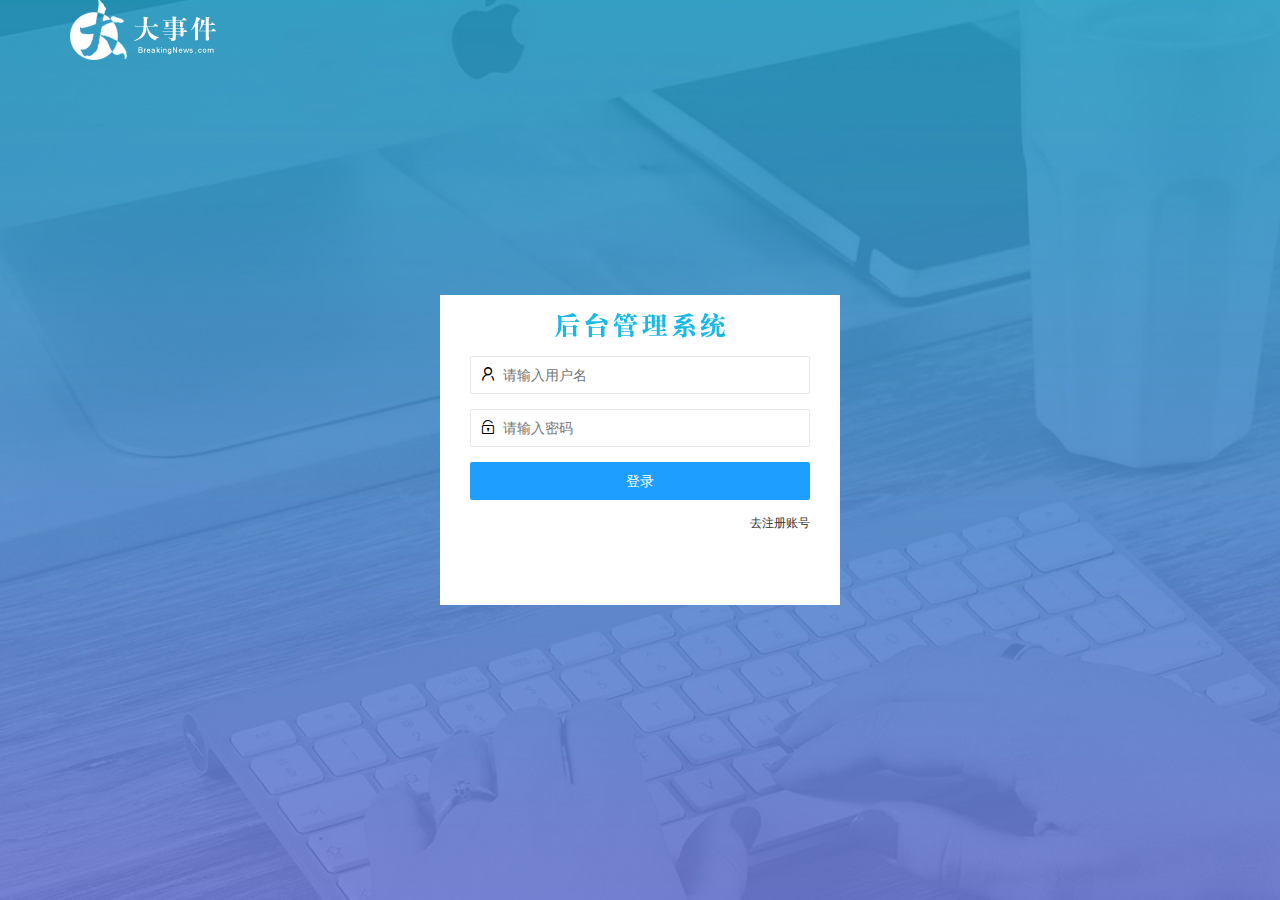
<file: login.html>
<!DOCTYPE html>
<html lang="en">

<head>
    <meta charset="UTF-8">
    <meta name="viewport" content="width=device-width, initial-scale=1.0">
    <meta http-equiv="X-UA-Compatible" content="ie=edge">
    <title>大事件-登录/注册</title>
    <link rel="stylesheet" href="/assets/lib/layui/css/layui.css">
    <link rel="stylesheet" href="/assets/css/login.css">
</head>

<body>
    <!-- logo区域 -->
    <div class="layui-main">
        <img src="/assets/images/logo.png" alt="">
    </div>
    <!-- 登录页面 -->
    <div class="loginAndRegBox">
        <div class="title"></div>
        <div class="login_box">
            <!--   登录表单 -->
            <form class="layui-form" id="login_form">
                <div class="layui-form-item">
                    <i class="layui-icon layui-icon-username"></i>
                    <input type="text" name="username" required lay-verify="required" placeholder="请输入用户名" autocomplete="off" class="layui-input">
                </div>
                <div class="layui-form-item">
                    <i class="layui-icon layui-icon-password
                    "></i>
                    <input type="password" name="password" required lay-verify="required|pwd" placeholder="请输入密码" autocomplete="off" class="layui-input">
                </div>
                <div class="layui-form-item">
                    <button class="layui-btn layui-btn-fluid layui-btn layui-btn-normal" lay-submit>登录</button>
                </div>
                <div class="layui-form-item links">
                    <a href="javascript:;" id="loginId">去注册账号</a>
                </div>
            </form>
        </div>
        <!-- 注册页面 -->
        <div class="reg_box">
            <form class="layui-form" id="reg_form">
                <div class="layui-form-item">
                    <i class="layui-icon layui-icon-username"></i>
                    <input type="text" name="uesrname" required lay-verify="required" placeholder="请输入用户名" autocomplete="off" class="layui-input">
                </div>
                <div class="layui-form-item">
                    <i class="layui-icon layui-icon-password"></i>
                    <input type="password" id="pwd_Id" name="password" required lay-verify="required|pwd" placeholder="请输入密码" autocomplete="off"
                        class="layui-input">
                </div>
                <div class="layui-form-item">
                    <i class="layui-icon layui-icon-password"></i>
                    <input type="password" name="repassword" required lay-verify="required|pwd|repwd" placeholder="再次确认密码" autocomplete="off"
                        class="layui-input">
                </div>
                <div class="layui-form-item">
                    <button class="layui-btn layui-btn-fluid layui-btn layui-btn-normal" lay-submit>注册</button>
                </div>
                <div class="layui-form-item links">
                    <a href="javascript:;" id="reg_box">去登录</a>
                </div>
            </form>
        </div>
        <script src="/assets/lib/layui/layui.all.js"></script>
        <script src="/assets/lib/jquery.js"></script>
        <script src="/assets/js/baseAPI.js"></script>
        <script src="/assets/js/login.js"></script>

</body>

</html>
</file>
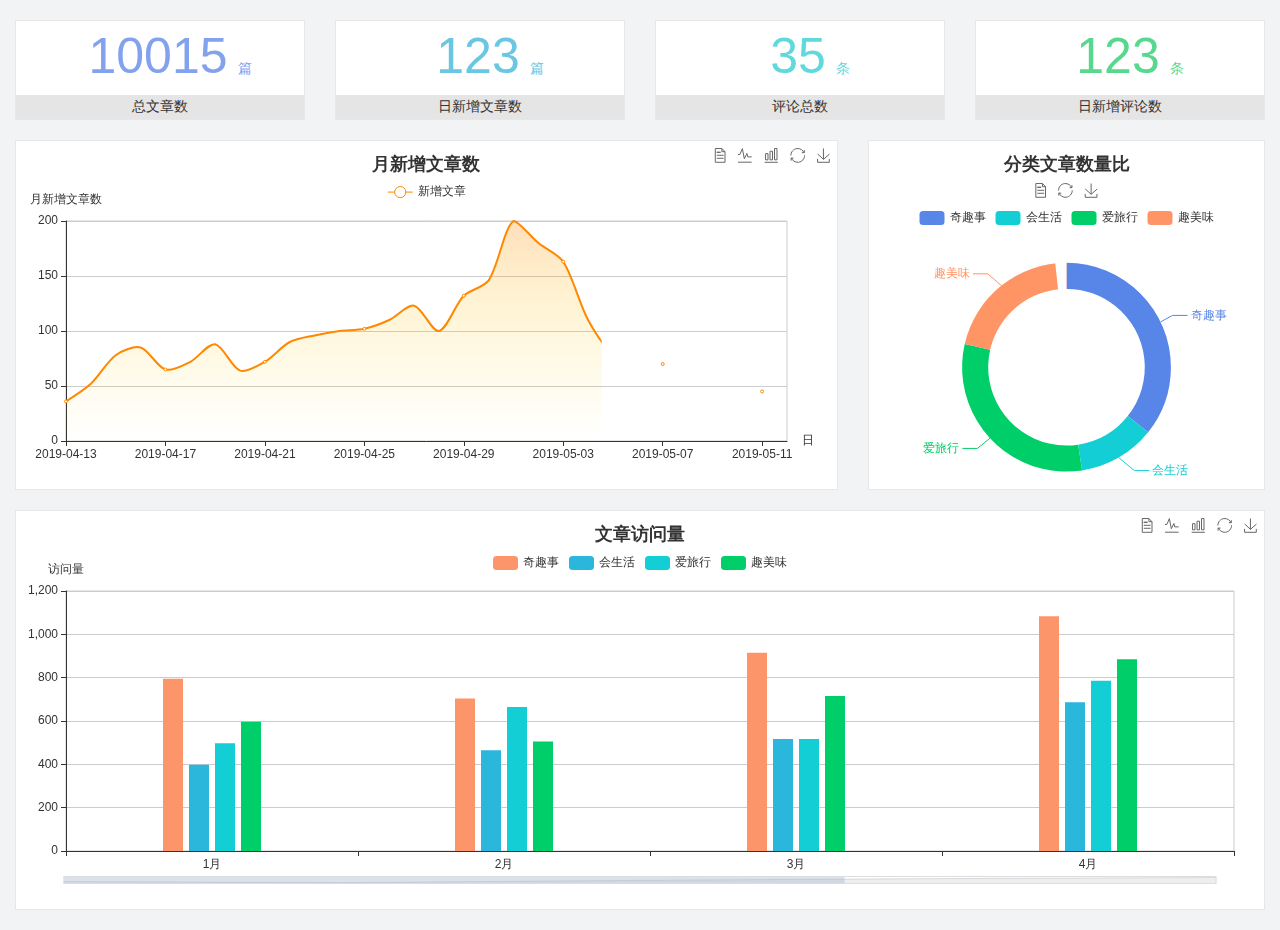
<file: home/dashboard.html>
<!DOCTYPE html>
<html lang="en">

<head>
  <meta charset="UTF-8">
  <meta name="viewport" content="width=device-width, initial-scale=1.0">
  <meta http-equiv="X-UA-Compatible" content="ie=edge">
  <title>图表统计</title>
  <link rel="stylesheet" href="../../assets/lib/bootstrap.css" />
  <link rel="stylesheet" href="../../assets/lib/main.css" />
  <script src="../../assets/lib/jquery.js"></script>
  <script type="text/javascript" src="../../assets/lib/echarts.min.js"></script>
</head>

<body>
  <div class="container-fluid">
    <div class="row spannel_list">
      <div class="col-sm-3 col-xs-6">
        <div class="spannel">
          <em>10015</em><span>篇</span>
          <b>总文章数</b>
        </div>
      </div>
      <div class="col-sm-3 col-xs-6">
        <div class="spannel scolor01">
          <em>123</em><span>篇</span>
          <b>日新增文章数</b>
        </div>
      </div>
      <div class="col-sm-3 col-xs-6">
        <div class="spannel scolor02">
          <em>35</em><span>条</span>
          <b>评论总数</b>
        </div>
      </div>
      <div class="col-sm-3 col-xs-6">
        <div class="spannel scolor03">
          <em>123</em><span>条</span>
          <b>日新增评论数</b>
        </div>
      </div>
    </div>
  </div>

  <div class="container-fluid">
    <div class="row curve-pie">
      <div class="col-lg-8 col-md-8">
        <div class="gragh_pannel" id="curve_show"></div>
      </div>
      <div class="col-lg-4 col-md-4">
        <div class="gragh_pannel" id="pie_show"></div>
      </div>
    </div>
  </div>

  <div class="container-fluid">
    <div class="column_pannel" id="column_show"></div>
  </div>

  <script>
    var oChart = echarts.init(document.getElementById('curve_show'));
    var aList_all = [
      { 'count': 36, 'date': '2019-04-13' },
      { 'count': 52, 'date': '2019-04-14' },
      { 'count': 78, 'date': '2019-04-15' },
      { 'count': 85, 'date': '2019-04-16' },
      { 'count': 65, 'date': '2019-04-17' },
      { 'count': 72, 'date': '2019-04-18' },
      { 'count': 88, 'date': '2019-04-19' },
      { 'count': 64, 'date': '2019-04-20' },
      { 'count': 72, 'date': '2019-04-21' },
      { 'count': 90, 'date': '2019-04-22' },
      { 'count': 96, 'date': '2019-04-23' },
      { 'count': 100, 'date': '2019-04-24' },
      { 'count': 102, 'date': '2019-04-25' },
      { 'count': 110, 'date': '2019-04-26' },
      { 'count': 123, 'date': '2019-04-27' },
      { 'count': 100, 'date': '2019-04-28' },
      { 'count': 132, 'date': '2019-04-29' },
      { 'count': 146, 'date': '2019-04-30' },
      { 'count': 200, 'date': '2019-05-01' },
      { 'count': 180, 'date': '2019-05-02' },
      { 'count': 163, 'date': '2019-05-03' },
      { 'count': 110, 'date': '2019-05-04' },
      { 'count': 80, 'date': '2019-05-05' },
      { 'count': 82, 'date': '2019-05-06' },
      { 'count': 70, 'date': '2019-05-07' },
      { 'count': 65, 'date': '2019-05-08' },
      { 'count': 54, 'date': '2019-05-09' },
      { 'count': 40, 'date': '2019-05-10' },
      { 'count': 45, 'date': '2019-05-11' },
      { 'count': 38, 'date': '2019-05-12' },
    ];

    let aCount = [];
    let aDate = [];

    for (var i = 0; i < aList_all.length; i++) {
      aCount.push(aList_all[i].count);
      aDate.push(aList_all[i].date);
    }

    var chartopt = {
      title: {
        text: '月新增文章数',
        left: 'center',
        top: '10'
      },
      tooltip: {
        trigger: 'axis'
      },
      legend: {
        data: ['新增文章'],
        top: '40'
      },
      toolbox: {
        show: true,
        feature: {
          mark: { show: true },
          dataView: { show: true, readOnly: false },
          magicType: { show: true, type: ['line', 'bar'] },
          restore: { show: true },
          saveAsImage: { show: true }
        }
      },
      calculable: true,
      xAxis: [
        {
          name: '日',
          type: 'category',
          boundaryGap: false,
          data: aDate
        }
      ],
      yAxis: [
        {
          name: '月新增文章数',
          type: 'value'
        }
      ],
      series: [
        {
          name: '新增文章',
          type: 'line',
          smooth: true,
          itemStyle: { normal: { areaStyle: { type: 'default' }, color: '#f80' }, lineStyle: { color: '#f80' } },
          data: aCount
        }],
      areaStyle: {
        normal: {
          color: new echarts.graphic.LinearGradient(0, 0, 0, 1, [{
            offset: 0,
            color: 'rgba(255,136,0,0.39)'
          }, {
            offset: .34,
            color: 'rgba(255,180,0,0.25)'
          }, {
            offset: 1,
            color: 'rgba(255,222,0,0.00)'
          }])

        }
      },
      grid: {
        show: true,
        x: 50,
        x2: 50,
        y: 80,
        height: 220
      }
    };

    oChart.setOption(chartopt);


    var oPie = echarts.init(document.getElementById('pie_show'));
    var oPieopt =
    {
      title: {
        top: 10,
        text: '分类文章数量比',
        x: 'center'
      },
      tooltip: {
        trigger: 'item',
        formatter: "{a} <br/>{b} : {c} ({d}%)"
      },
      color: ['#5885e8', '#13cfd5', '#00ce68', '#ff9565'],
      legend: {
        x: 'center',
        top: 65,
        data: ['奇趣事', '会生活', '爱旅行', '趣美味']
      },
      toolbox: {
        show: true,
        x: 'center',
        top: 35,
        feature: {
          mark: { show: true },
          dataView: { show: true, readOnly: false },
          magicType: {
            show: true,
            type: ['pie', 'funnel'],
            option: {
              funnel: {
                x: '25%',
                width: '50%',
                funnelAlign: 'left',
                max: 1548
              }
            }
          },
          restore: { show: true },
          saveAsImage: { show: true }
        }
      },
      calculable: true,
      series: [
        {
          name: '访问来源',
          type: 'pie',
          radius: ['45%', '60%'],
          center: ['50%', '65%'],
          data: [
            { value: 300, name: '奇趣事' },
            { value: 100, name: '会生活' },
            { value: 260, name: '爱旅行' },
            { value: 180, name: '趣美味' }
          ]
        }
      ]
    };
    oPie.setOption(oPieopt);



    var oColumn = this.echarts.init(document.getElementById('column_show'));
    var oColumnopt =
    {
      title: {
        text: '文章访问量',
        left: 'center',
        top: '10'
      },
      tooltip: {
        trigger: 'axis'
      },
      legend: {
        data: ['奇趣事', '会生活', '爱旅行', '趣美味'],
        top: '40'
      },
      toolbox: {
        show: true,
        feature: {
          mark: { show: true },
          dataView: { show: true, readOnly: false },
          magicType: { show: true, type: ['line', 'bar'] },
          restore: { show: true },
          saveAsImage: { show: true }
        }
      },
      calculable: true,
      xAxis: [
        {
          type: 'category',
          data: ['1月', '2月', '3月', '4月', '5月']
        }
      ],
      yAxis: [
        {
          name: '访问量',
          type: 'value'
        }
      ],
      series: [
        {
          name: '奇趣事',
          type: 'bar',
          barWidth: 20,
          itemStyle: {
            normal: { areaStyle: { type: 'default' }, color: '#fd956a' }
          },
          data: [800, 708, 920, 1090, 1200]
        },
        {
          name: '会生活',
          type: 'bar',
          barWidth: 20,
          itemStyle: {
            normal: { areaStyle: { type: 'default' }, color: '#2bb6db' }
          },
          data: [400, 468, 520, 690, 800]
        },
        {
          name: '爱旅行',
          type: 'bar',
          barWidth: 20,
          itemStyle: {
            normal: { areaStyle: { type: 'default' }, color: '#13cfd5' }
          },
          data: [500, 668, 520, 790, 900]
        },
        {
          name: '趣美味',
          type: 'bar',
          barWidth: 20,
          itemStyle: {
            normal: { areaStyle: { type: 'default' }, color: '#00ce68' }
          },
          data: [600, 508, 720, 890, 1000]
        }
      ],
      grid: {
        show: true,
        x: 50,
        x2: 30,
        y: 80,
        height: 260
      },
      dataZoom: [//给x轴设置滚动条
        {
          start: 0,//默认为0
          end: 100 - 1000 / 31,//默认为100
          type: 'slider',
          show: true,
          xAxisIndex: [0],
          handleSize: 0,//滑动条的 左右2个滑动条的大小
          height: 8,//组件高度
          left: 45, //左边的距离
          right: 50,//右边的距离
          bottom: 26,//右边的距离
          handleColor: '#ddd',//h滑动图标的颜色
          handleStyle: {
            borderColor: "#cacaca",
            borderWidth: "1",
            shadowBlur: 2,
            background: "#ddd",
            shadowColor: "#ddd",
          }
        }]
    };
    oColumn.setOption(oColumnopt);
  </script>
</body>

</html>
</file>
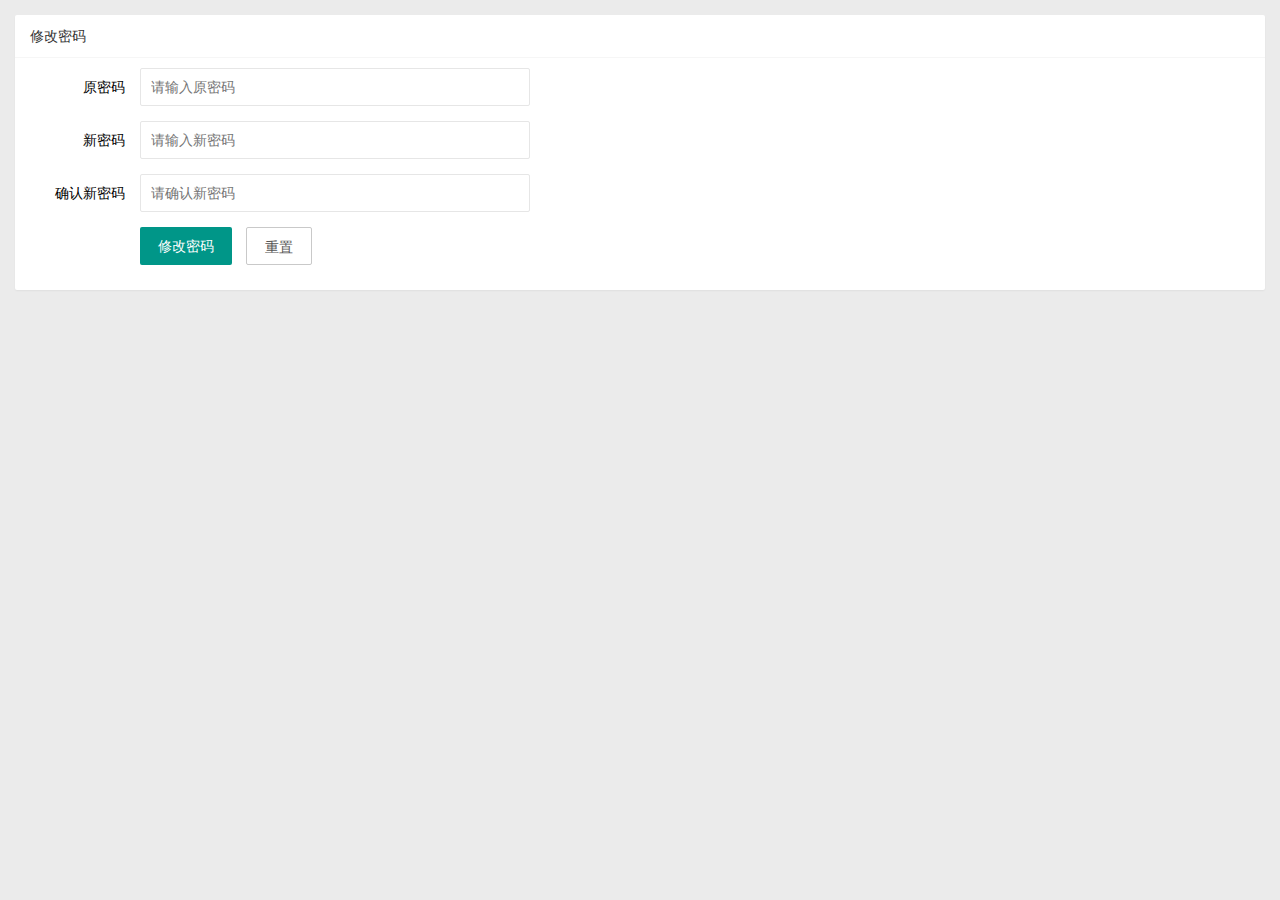
<file: user/resetPwd.html>
<!DOCTYPE html>
<html lang="en">

<head>
    <meta charset="UTF-8">
    <meta name="viewport" content="width=device-width, initial-scale=1.0">
    <meta http-equiv="X-UA-Compatible" content="ie=edge">
    <link rel="stylesheet" href="/assets/lib/layui/css/layui.css">
    <link rel="stylesheet" href="/assets/css/user/resetPwd.css">
    <title>Document</title>
</head>

<body>
    <div class="layui-card">
        <div class="layui-card-header">修改密码</div>
        <div class="layui-card-body">
            <form class="layui-form" id="form_resetPwd">
                <div class="layui-form-item">
                    <label class="layui-form-label">原密码</label>
                    <div class="layui-input-block">
                        <input type="password" name="oldPwd" id="oldPwd" required lay-verify="required|pwd" placeholder="请输入原密码" autocomplete="off" class="layui-input">
                    </div>
                </div>
                <div class="layui-form-item">
                    <label class="layui-form-label">新密码</label>
                    <div class="layui-input-block">
                        <input type="password" name="newPwd" id="newPwd" required lay-verify="required|pwd|newpwd" placeholder="请输入新密码" autocomplete="off"
                            class="layui-input">
                    </div>
                </div>
                <div class="layui-form-item">
                    <label class="layui-form-label">确认新密码</label>
                    <div class="layui-input-block">
                        <input type="password" name="repassword" required lay-verify="required|pwd|repwd" placeholder="请确认新密码" autocomplete="off" class="layui-input">
                    </div>
                </div>
                <div class="layui-form-item">
                    <div class="layui-input-block">
                        <button class="layui-btn" lay-submit lay-filter="formDemo">修改密码</button>
                        <button type="reset" class="layui-btn layui-btn-primary">重置</button>
                    </div>
                </div>
            </form>
        </div>
    </div>
    <script src="/assets/lib/layui/layui.all.js"></script>
    <script src="/assets/lib/jquery.js"></script>
    <script src="/assets/js/baseAPI.js"></script>
    <script src="/assets/js/user/resetPwd.js"></script>
</body>

</html>
</file>
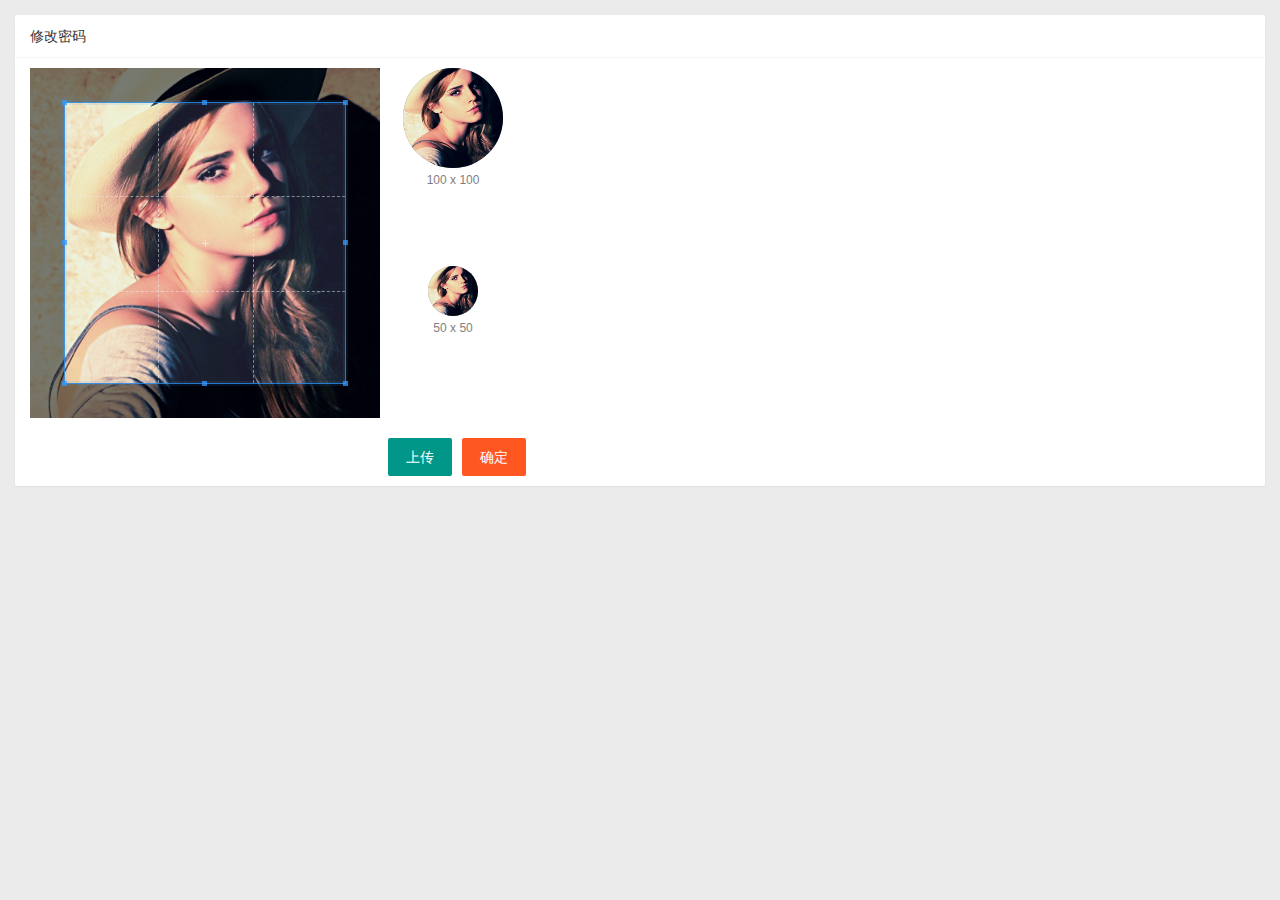
<file: user/user_avatar.html>
<!DOCTYPE html>
<html lang="en">

<head>
    <meta charset="UTF-8">
    <meta name="viewport" content="width=device-width, initial-scale=1.0">
    <meta http-equiv="X-UA-Compatible" content="ie=edge">
    <title>Document</title>
    <link rel="stylesheet" href="/assets/lib/layui/css/layui.css">
    <link rel="stylesheet" href="/assets/lib/cropper/cropper.css" />
    <link rel="stylesheet" href="/assets/css/user/user_avatar.css">
</head>

<body>
    <div class="layui-card">
        <div class="layui-card-header">修改密码</div>
        <div class="layui-card-body">

            <!-- 第一行的图片裁剪和预览区域 -->
            <div class="row1">
                <!-- 图片裁剪区域 -->
                <div class="cropper-box">
                    <!-- 这个 img 标签很重要，将来会把它初始化为裁剪区域 -->
                    <img id="image" src="/assets/images/sample.jpg" />    </div>
                <!-- 图片的预览区域 -->
                <div class="preview-box">
                    <div>
                        <!-- 宽高为 100px 的预览区域 -->
                        <div class="img-preview w100"></div>
                        <p class="size">100 x 100</p>      </div>
                    <div>
                        <!-- 宽高为 50px 的预览区域 -->
                        <div class="img-preview w50"></div>
                        <p class="size">50 x 50</p>      </div>    </div>  </div>

            <!-- 第二行的按钮区域 -->
            <div class="row2">
                <input type="file" name="" id="file">
                <button type="button" class="layui-btn" id="btnChooseImage">上传</button>
                <button type="button" class="layui-btn layui-btn-danger" id="btnImageSure">确定</button>  </div>

        </div>
    </div>
    <script src="/assets/lib/layui/layui.all.js"></script>
    <script src="/assets/lib/jquery.js"></script>
    <script src="/assets/lib/cropper/Cropper.js"></script>
    <script src="/assets/lib/cropper/jquery-cropper.js"></script>
    <script src="/assets/js/baseAPI.js"></script>
    <script src="/assets/js/user/user_avatar.js"></script>
</body>

</html>
</file>
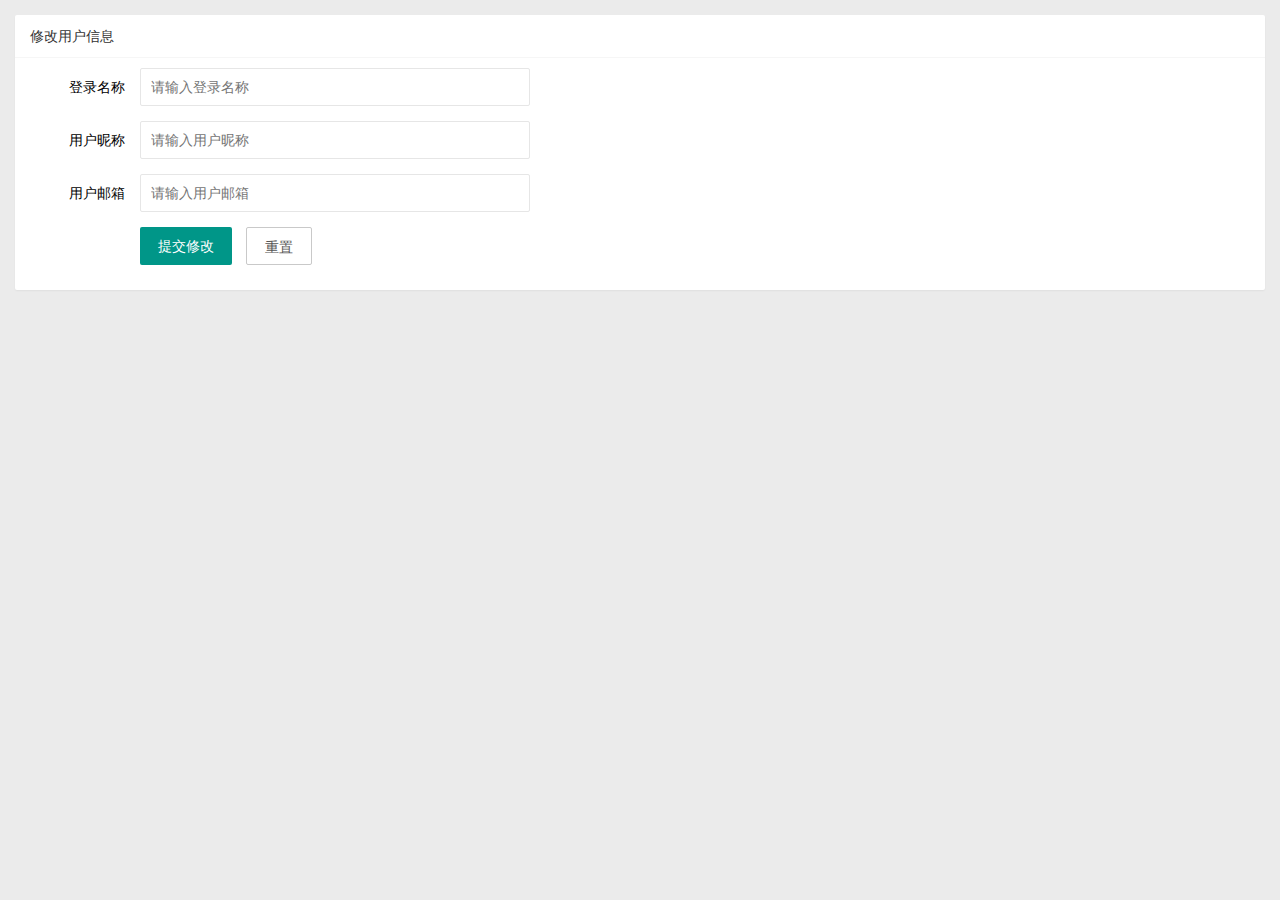
<file: user/user_info.html>
<!DOCTYPE html>
<html lang="en">

<head>
    <meta charset="UTF-8">
    <meta name="viewport" content="width=device-width, initial-scale=1.0">
    <meta http-equiv="X-UA-Compatible" content="ie=edge">
    <link rel="stylesheet" href="/assets/lib/layui/css/layui.css">
    <link rel="stylesheet" href="/assets/css/user/user_info.css">
    <title>Document</title>
</head>

<body>
    <div class="layui-card">
        <div class="layui-card-header">修改用户信息</div>
        <div class="layui-card-body">
            <form class="layui-form" id="form_tijiao" lay-filter="formUserInfo">
                <input type="hidden" name="id" placeholder="">
                <div class="layui-form-item">
                    <label class="layui-form-label">登录名称</label>
                    <div class="layui-input-block">
                        <input type="text" name="username" required lay-verify="required" placeholder="请输入登录名称" autocomplete="off" class="layui-input" readonly>
                    </div>
                </div>
                <div class="layui-form-item">
                    <label class="layui-form-label">用户昵称</label>
                    <div class="layui-input-block">
                        <input type="text" name="nickname" required lay-verify="required|nickname" placeholder="请输入用户昵称" autocomplete="off" class="layui-input">
                    </div>
                </div>
                <div class="layui-form-item">
                    <label class="layui-form-label">用户邮箱</label>
                    <div class="layui-input-block">
                        <input type="text" name="email" required lay-verify="required" placeholder="请输入用户邮箱" autocomplete="off" class="layui-input">
                    </div>
                </div>
                <div class="layui-form-item">
                    <div class="layui-input-block">
                        <button class="layui-btn" lay-submit lay-filter="formDemo">提交修改</button>
                        <button type="reset" class="layui-btn layui-btn-primary" id="btnReset">重置</button>
                    </div>
                </div>
            </form>
        </div>
    </div>
    <script src="/assets/lib/layui/layui.all.js"></script>
    <script src="/assets/lib/jquery.js"></script>
    <script src="/assets/js/baseAPI.js"></script>
    <script src="/assets/js/user/user_info.js"></script>
</body>


</html>
</file>
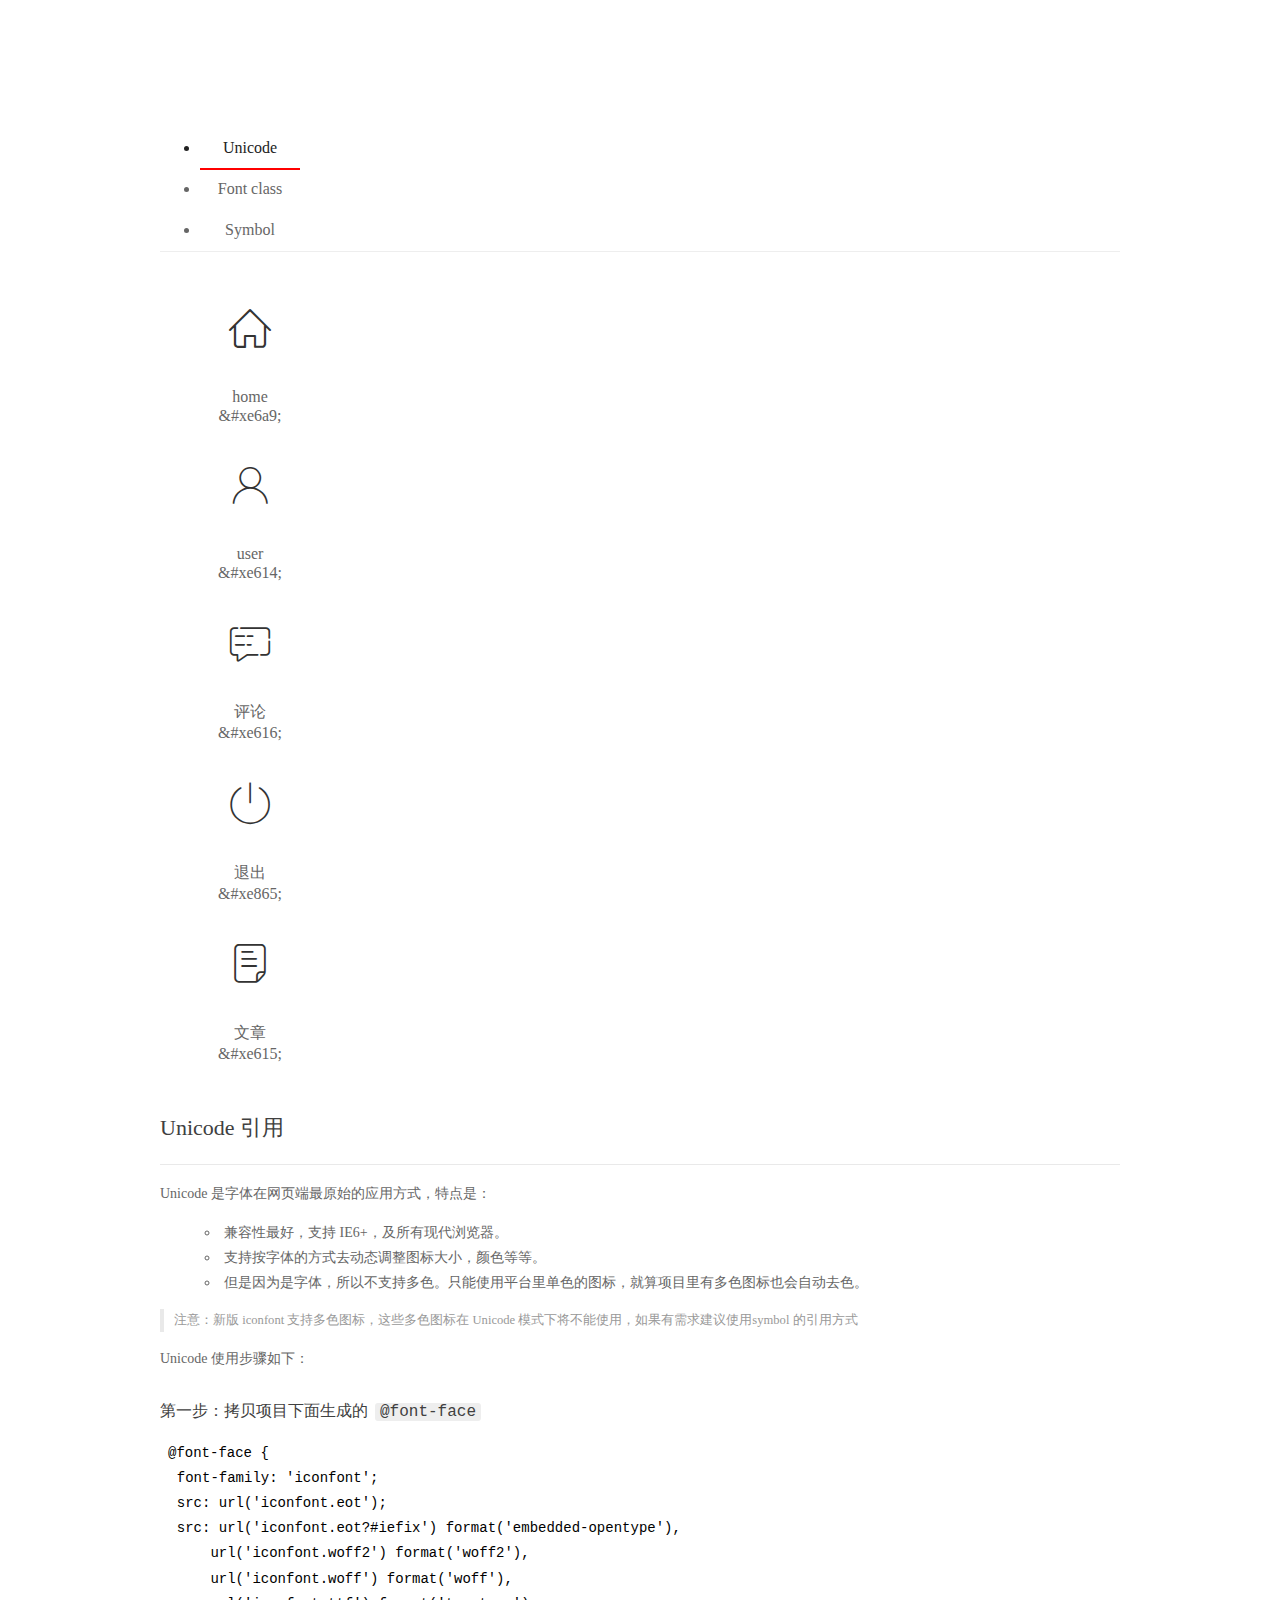
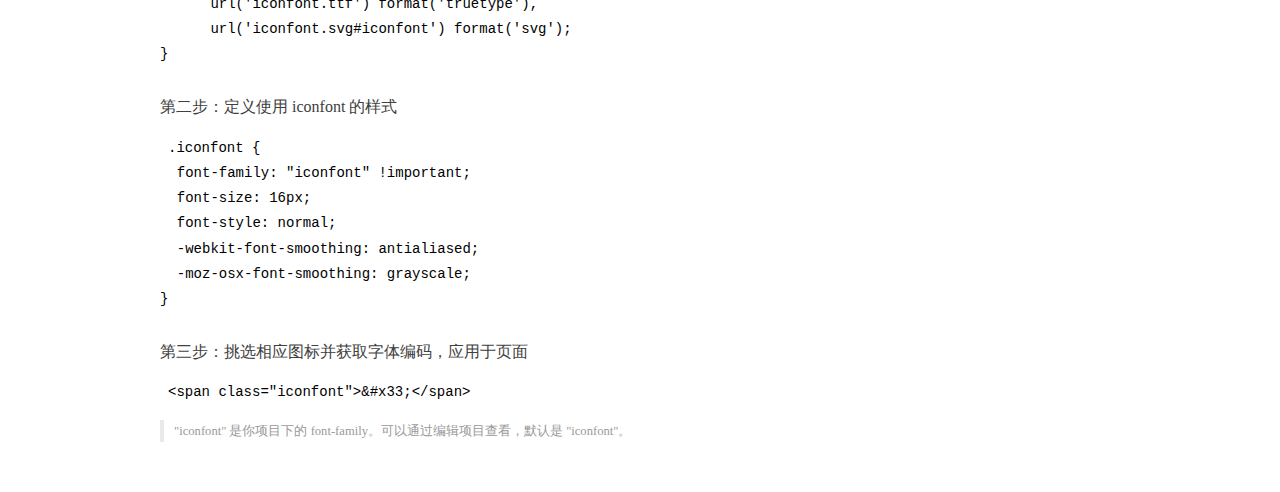
<file: assets/fonts/demo_index.html>
<!DOCTYPE html>
<html>
<head>
  <meta charset="utf-8"/>
  <title>IconFont Demo</title>
  <link rel="shortcut icon" href="https://gtms04.alicdn.com/tps/i4/TB1_oz6GVXXXXaFXpXXJDFnIXXX-64-64.ico" type="image/x-icon"/>
  <link rel="stylesheet" href="https://g.alicdn.com/thx/cube/1.3.2/cube.min.css">
  <link rel="stylesheet" href="demo.css">
  <link rel="stylesheet" href="iconfont.css">
  <script src="iconfont.js"></script>
  <!-- jQuery -->
  <script src="https://a1.alicdn.com/oss/uploads/2018/12/26/7bfddb60-08e8-11e9-9b04-53e73bb6408b.js"></script>
  <!-- 代码高亮 -->
  <script src="https://a1.alicdn.com/oss/uploads/2018/12/26/a3f714d0-08e6-11e9-8a15-ebf944d7534c.js"></script>
</head>
<body>
  <div class="main">
    <h1 class="logo"><a href="https://www.iconfont.cn/" title="iconfont 首页" target="_blank">&#xe86b;</a></h1>
    <div class="nav-tabs">
      <ul id="tabs" class="dib-box">
        <li class="dib active"><span>Unicode</span></li>
        <li class="dib"><span>Font class</span></li>
        <li class="dib"><span>Symbol</span></li>
      </ul>
      
    </div>
    <div class="tab-container">
      <div class="content unicode" style="display: block;">
          <ul class="icon_lists dib-box">
          
            <li class="dib">
              <span class="icon iconfont">&#xe6a9;</span>
                <div class="name">home</div>
                <div class="code-name">&amp;#xe6a9;</div>
              </li>
          
            <li class="dib">
              <span class="icon iconfont">&#xe614;</span>
                <div class="name">user</div>
                <div class="code-name">&amp;#xe614;</div>
              </li>
          
            <li class="dib">
              <span class="icon iconfont">&#xe616;</span>
                <div class="name">评论</div>
                <div class="code-name">&amp;#xe616;</div>
              </li>
          
            <li class="dib">
              <span class="icon iconfont">&#xe865;</span>
                <div class="name">退出</div>
                <div class="code-name">&amp;#xe865;</div>
              </li>
          
            <li class="dib">
              <span class="icon iconfont">&#xe615;</span>
                <div class="name">文章</div>
                <div class="code-name">&amp;#xe615;</div>
              </li>
          
          </ul>
          <div class="article markdown">
          <h2 id="unicode-">Unicode 引用</h2>
          <hr>

          <p>Unicode 是字体在网页端最原始的应用方式，特点是：</p>
          <ul>
            <li>兼容性最好，支持 IE6+，及所有现代浏览器。</li>
            <li>支持按字体的方式去动态调整图标大小，颜色等等。</li>
            <li>但是因为是字体，所以不支持多色。只能使用平台里单色的图标，就算项目里有多色图标也会自动去色。</li>
          </ul>
          <blockquote>
            <p>注意：新版 iconfont 支持多色图标，这些多色图标在 Unicode 模式下将不能使用，如果有需求建议使用symbol 的引用方式</p>
          </blockquote>
          <p>Unicode 使用步骤如下：</p>
          <h3 id="-font-face">第一步：拷贝项目下面生成的 <code>@font-face</code></h3>
<pre><code class="language-css"
>@font-face {
  font-family: 'iconfont';
  src: url('iconfont.eot');
  src: url('iconfont.eot?#iefix') format('embedded-opentype'),
      url('iconfont.woff2') format('woff2'),
      url('iconfont.woff') format('woff'),
      url('iconfont.ttf') format('truetype'),
      url('iconfont.svg#iconfont') format('svg');
}
</code></pre>
          <h3 id="-iconfont-">第二步：定义使用 iconfont 的样式</h3>
<pre><code class="language-css"
>.iconfont {
  font-family: "iconfont" !important;
  font-size: 16px;
  font-style: normal;
  -webkit-font-smoothing: antialiased;
  -moz-osx-font-smoothing: grayscale;
}
</code></pre>
          <h3 id="-">第三步：挑选相应图标并获取字体编码，应用于页面</h3>
<pre>
<code class="language-html"
>&lt;span class="iconfont"&gt;&amp;#x33;&lt;/span&gt;
</code></pre>
          <blockquote>
            <p>"iconfont" 是你项目下的 font-family。可以通过编辑项目查看，默认是 "iconfont"。</p>
          </blockquote>
          </div>
      </div>
      <div class="content font-class">
        <ul class="icon_lists dib-box">
          
          <li class="dib">
            <span class="icon iconfont icon-home"></span>
            <div class="name">
              home
            </div>
            <div class="code-name">.icon-home
            </div>
          </li>
          
          <li class="dib">
            <span class="icon iconfont icon-user"></span>
            <div class="name">
              user
            </div>
            <div class="code-name">.icon-user
            </div>
          </li>
          
          <li class="dib">
            <span class="icon iconfont icon-pinglun"></span>
            <div class="name">
              评论
            </div>
            <div class="code-name">.icon-pinglun
            </div>
          </li>
          
          <li class="dib">
            <span class="icon iconfont icon-tuichu"></span>
            <div class="name">
              退出
            </div>
            <div class="code-name">.icon-tuichu
            </div>
          </li>
          
          <li class="dib">
            <span class="icon iconfont icon-16"></span>
            <div class="name">
              文章
            </div>
            <div class="code-name">.icon-16
            </div>
          </li>
          
        </ul>
        <div class="article markdown">
        <h2 id="font-class-">font-class 引用</h2>
        <hr>

        <p>font-class 是 Unicode 使用方式的一种变种，主要是解决 Unicode 书写不直观，语意不明确的问题。</p>
        <p>与 Unicode 使用方式相比，具有如下特点：</p>
        <ul>
          <li>兼容性良好，支持 IE8+，及所有现代浏览器。</li>
          <li>相比于 Unicode 语意明确，书写更直观。可以很容易分辨这个 icon 是什么。</li>
          <li>因为使用 class 来定义图标，所以当要替换图标时，只需要修改 class 里面的 Unicode 引用。</li>
          <li>不过因为本质上还是使用的字体，所以多色图标还是不支持的。</li>
        </ul>
        <p>使用步骤如下：</p>
        <h3 id="-fontclass-">第一步：引入项目下面生成的 fontclass 代码：</h3>
<pre><code class="language-html">&lt;link rel="stylesheet" href="./iconfont.css"&gt;
</code></pre>
        <h3 id="-">第二步：挑选相应图标并获取类名，应用于页面：</h3>
<pre><code class="language-html">&lt;span class="iconfont icon-xxx"&gt;&lt;/span&gt;
</code></pre>
        <blockquote>
          <p>"
            iconfont" 是你项目下的 font-family。可以通过编辑项目查看，默认是 "iconfont"。</p>
        </blockquote>
      </div>
      </div>
      <div class="content symbol">
          <ul class="icon_lists dib-box">
          
            <li class="dib">
                <svg class="icon svg-icon" aria-hidden="true">
                  <use xlink:href="#icon-home"></use>
                </svg>
                <div class="name">home</div>
                <div class="code-name">#icon-home</div>
            </li>
          
            <li class="dib">
                <svg class="icon svg-icon" aria-hidden="true">
                  <use xlink:href="#icon-user"></use>
                </svg>
                <div class="name">user</div>
                <div class="code-name">#icon-user</div>
            </li>
          
            <li class="dib">
                <svg class="icon svg-icon" aria-hidden="true">
                  <use xlink:href="#icon-pinglun"></use>
                </svg>
                <div class="name">评论</div>
                <div class="code-name">#icon-pinglun</div>
            </li>
          
            <li class="dib">
                <svg class="icon svg-icon" aria-hidden="true">
                  <use xlink:href="#icon-tuichu"></use>
                </svg>
                <div class="name">退出</div>
                <div class="code-name">#icon-tuichu</div>
            </li>
          
            <li class="dib">
                <svg class="icon svg-icon" aria-hidden="true">
                  <use xlink:href="#icon-16"></use>
                </svg>
                <div class="name">文章</div>
                <div class="code-name">#icon-16</div>
            </li>
          
          </ul>
          <div class="article markdown">
          <h2 id="symbol-">Symbol 引用</h2>
          <hr>

          <p>这是一种全新的使用方式，应该说这才是未来的主流，也是平台目前推荐的用法。相关介绍可以参考这篇<a href="">文章</a>
            这种用法其实是做了一个 SVG 的集合，与另外两种相比具有如下特点：</p>
          <ul>
            <li>支持多色图标了，不再受单色限制。</li>
            <li>通过一些技巧，支持像字体那样，通过 <code>font-size</code>, <code>color</code> 来调整样式。</li>
            <li>兼容性较差，支持 IE9+，及现代浏览器。</li>
            <li>浏览器渲染 SVG 的性能一般，还不如 png。</li>
          </ul>
          <p>使用步骤如下：</p>
          <h3 id="-symbol-">第一步：引入项目下面生成的 symbol 代码：</h3>
<pre><code class="language-html">&lt;script src="./iconfont.js"&gt;&lt;/script&gt;
</code></pre>
          <h3 id="-css-">第二步：加入通用 CSS 代码（引入一次就行）：</h3>
<pre><code class="language-html">&lt;style&gt;
.icon {
  width: 1em;
  height: 1em;
  vertical-align: -0.15em;
  fill: currentColor;
  overflow: hidden;
}
&lt;/style&gt;
</code></pre>
          <h3 id="-">第三步：挑选相应图标并获取类名，应用于页面：</h3>
<pre><code class="language-html">&lt;svg class="icon" aria-hidden="true"&gt;
  &lt;use xlink:href="#icon-xxx"&gt;&lt;/use&gt;
&lt;/svg&gt;
</code></pre>
          </div>
      </div>

    </div>
  </div>
  <script>
  $(document).ready(function () {
      $('.tab-container .content:first').show()

      $('#tabs li').click(function (e) {
        var tabContent = $('.tab-container .content')
        var index = $(this).index()

        if ($(this).hasClass('active')) {
          return
        } else {
          $('#tabs li').removeClass('active')
          $(this).addClass('active')

          tabContent.hide().eq(index).fadeIn()
        }
      })
    })
  </script>
</body>
</html>
</file>
<file: assets/lib/layui/css/layui.css>
/** layui-v2.5.5 MIT License By https://www.layui.com */
 .layui-inline,img{display:inline-block;vertical-align:middle}h1,h2,h3,h4,h5,h6{font-weight:400}.layui-edge,.layui-header,.layui-inline,.layui-main{position:relative}.layui-body,.layui-edge,.layui-elip{overflow:hidden}.layui-btn,.layui-edge,.layui-inline,img{vertical-align:middle}.layui-btn,.layui-disabled,.layui-icon,.layui-unselect{-moz-user-select:none;-webkit-user-select:none;-ms-user-select:none}.layui-elip,.layui-form-checkbox span,.layui-form-pane .layui-form-label{text-overflow:ellipsis;white-space:nowrap}.layui-breadcrumb,.layui-tree-btnGroup{visibility:hidden}blockquote,body,button,dd,div,dl,dt,form,h1,h2,h3,h4,h5,h6,input,li,ol,p,pre,td,textarea,th,ul{margin:0;padding:0;-webkit-tap-highlight-color:rgba(0,0,0,0)}a:active,a:hover{outline:0}img{border:none}li{list-style:none}table{border-collapse:collapse;border-spacing:0}h4,h5,h6{font-size:100%}button,input,optgroup,option,select,textarea{font-family:inherit;font-size:inherit;font-style:inherit;font-weight:inherit;outline:0}pre{white-space:pre-wrap;white-space:-moz-pre-wrap;white-space:-pre-wrap;white-space:-o-pre-wrap;word-wrap:break-word}body{line-height:24px;font:14px Helvetica Neue,Helvetica,PingFang SC,Tahoma,Arial,sans-serif}hr{height:1px;margin:10px 0;border:0;clear:both}a{color:#333;text-decoration:none}a:hover{color:#777}a cite{font-style:normal;*cursor:pointer}.layui-border-box,.layui-border-box *{box-sizing:border-box}.layui-box,.layui-box *{box-sizing:content-box}.layui-clear{clear:both;*zoom:1}.layui-clear:after{content:'\20';clear:both;*zoom:1;display:block;height:0}.layui-inline{*display:inline;*zoom:1}.layui-edge{display:inline-block;width:0;height:0;border-width:6px;border-style:dashed;border-color:transparent}.layui-edge-top{top:-4px;border-bottom-color:#999;border-bottom-style:solid}.layui-edge-right{border-left-color:#999;border-left-style:solid}.layui-edge-bottom{top:2px;border-top-color:#999;border-top-style:solid}.layui-edge-left{border-right-color:#999;border-right-style:solid}.layui-disabled,.layui-disabled:hover{color:#d2d2d2!important;cursor:not-allowed!important}.layui-circle{border-radius:100%}.layui-show{display:block!important}.layui-hide{display:none!important}@font-face{font-family:layui-icon;src:url(../font/iconfont.eot?v=250);src:url(../font/iconfont.eot?v=250#iefix) format('embedded-opentype'),url(../font/iconfont.woff2?v=250) format('woff2'),url(../font/iconfont.woff?v=250) format('woff'),url(../font/iconfont.ttf?v=250) format('truetype'),url(../font/iconfont.svg?v=250#layui-icon) format('svg')}.layui-icon{font-family:layui-icon!important;font-size:16px;font-style:normal;-webkit-font-smoothing:antialiased;-moz-osx-font-smoothing:grayscale}.layui-icon-reply-fill:before{content:"\e611"}.layui-icon-set-fill:before{content:"\e614"}.layui-icon-menu-fill:before{content:"\e60f"}.layui-icon-search:before{content:"\e615"}.layui-icon-share:before{content:"\e641"}.layui-icon-set-sm:before{content:"\e620"}.layui-icon-engine:before{content:"\e628"}.layui-icon-close:before{content:"\1006"}.layui-icon-close-fill:before{content:"\1007"}.layui-icon-chart-screen:before{content:"\e629"}.layui-icon-star:before{content:"\e600"}.layui-icon-circle-dot:before{content:"\e617"}.layui-icon-chat:before{content:"\e606"}.layui-icon-release:before{content:"\e609"}.layui-icon-list:before{content:"\e60a"}.layui-icon-chart:before{content:"\e62c"}.layui-icon-ok-circle:before{content:"\1005"}.layui-icon-layim-theme:before{content:"\e61b"}.layui-icon-table:before{content:"\e62d"}.layui-icon-right:before{content:"\e602"}.layui-icon-left:before{content:"\e603"}.layui-icon-cart-simple:before{content:"\e698"}.layui-icon-face-cry:before{content:"\e69c"}.layui-icon-face-smile:before{content:"\e6af"}.layui-icon-survey:before{content:"\e6b2"}.layui-icon-tree:before{content:"\e62e"}.layui-icon-upload-circle:before{content:"\e62f"}.layui-icon-add-circle:before{content:"\e61f"}.layui-icon-download-circle:before{content:"\e601"}.layui-icon-templeate-1:before{content:"\e630"}.layui-icon-util:before{content:"\e631"}.layui-icon-face-surprised:before{content:"\e664"}.layui-icon-edit:before{content:"\e642"}.layui-icon-speaker:before{content:"\e645"}.layui-icon-down:before{content:"\e61a"}.layui-icon-file:before{content:"\e621"}.layui-icon-layouts:before{content:"\e632"}.layui-icon-rate-half:before{content:"\e6c9"}.layui-icon-add-circle-fine:before{content:"\e608"}.layui-icon-prev-circle:before{content:"\e633"}.layui-icon-read:before{content:"\e705"}.layui-icon-404:before{content:"\e61c"}.layui-icon-carousel:before{content:"\e634"}.layui-icon-help:before{content:"\e607"}.layui-icon-code-circle:before{content:"\e635"}.layui-icon-water:before{content:"\e636"}.layui-icon-username:before{content:"\e66f"}.layui-icon-find-fill:before{content:"\e670"}.layui-icon-about:before{content:"\e60b"}.layui-icon-location:before{content:"\e715"}.layui-icon-up:before{content:"\e619"}.layui-icon-pause:before{content:"\e651"}.layui-icon-date:before{content:"\e637"}.layui-icon-layim-uploadfile:before{content:"\e61d"}.layui-icon-delete:before{content:"\e640"}.layui-icon-play:before{content:"\e652"}.layui-icon-top:before{content:"\e604"}.layui-icon-friends:before{content:"\e612"}.layui-icon-refresh-3:before{content:"\e9aa"}.layui-icon-ok:before{content:"\e605"}.layui-icon-layer:before{content:"\e638"}.layui-icon-face-smile-fine:before{content:"\e60c"}.layui-icon-dollar:before{content:"\e659"}.layui-icon-group:before{content:"\e613"}.layui-icon-layim-download:before{content:"\e61e"}.layui-icon-picture-fine:before{content:"\e60d"}.layui-icon-link:before{content:"\e64c"}.layui-icon-diamond:before{content:"\e735"}.layui-icon-log:before{content:"\e60e"}.layui-icon-rate-solid:before{content:"\e67a"}.layui-icon-fonts-del:before{content:"\e64f"}.layui-icon-unlink:before{content:"\e64d"}.layui-icon-fonts-clear:before{content:"\e639"}.layui-icon-triangle-r:before{content:"\e623"}.layui-icon-circle:before{content:"\e63f"}.layui-icon-radio:before{content:"\e643"}.layui-icon-align-center:before{content:"\e647"}.layui-icon-align-right:before{content:"\e648"}.layui-icon-align-left:before{content:"\e649"}.layui-icon-loading-1:before{content:"\e63e"}.layui-icon-return:before{content:"\e65c"}.layui-icon-fonts-strong:before{content:"\e62b"}.layui-icon-upload:before{content:"\e67c"}.layui-icon-dialogue:before{content:"\e63a"}.layui-icon-video:before{content:"\e6ed"}.layui-icon-headset:before{content:"\e6fc"}.layui-icon-cellphone-fine:before{content:"\e63b"}.layui-icon-add-1:before{content:"\e654"}.layui-icon-face-smile-b:before{content:"\e650"}.layui-icon-fonts-html:before{content:"\e64b"}.layui-icon-form:before{content:"\e63c"}.layui-icon-cart:before{content:"\e657"}.layui-icon-camera-fill:before{content:"\e65d"}.layui-icon-tabs:before{content:"\e62a"}.layui-icon-fonts-code:before{content:"\e64e"}.layui-icon-fire:before{content:"\e756"}.layui-icon-set:before{content:"\e716"}.layui-icon-fonts-u:before{content:"\e646"}.layui-icon-triangle-d:before{content:"\e625"}.layui-icon-tips:before{content:"\e702"}.layui-icon-picture:before{content:"\e64a"}.layui-icon-more-vertical:before{content:"\e671"}.layui-icon-flag:before{content:"\e66c"}.layui-icon-loading:before{content:"\e63d"}.layui-icon-fonts-i:before{content:"\e644"}.layui-icon-refresh-1:before{content:"\e666"}.layui-icon-rmb:before{content:"\e65e"}.layui-icon-home:before{content:"\e68e"}.layui-icon-user:before{content:"\e770"}.layui-icon-notice:before{content:"\e667"}.layui-icon-login-weibo:before{content:"\e675"}.layui-icon-voice:before{content:"\e688"}.layui-icon-upload-drag:before{content:"\e681"}.layui-icon-login-qq:before{content:"\e676"}.layui-icon-snowflake:before{content:"\e6b1"}.layui-icon-file-b:before{content:"\e655"}.layui-icon-template:before{content:"\e663"}.layui-icon-auz:before{content:"\e672"}.layui-icon-console:before{content:"\e665"}.layui-icon-app:before{content:"\e653"}.layui-icon-prev:before{content:"\e65a"}.layui-icon-website:before{content:"\e7ae"}.layui-icon-next:before{content:"\e65b"}.layui-icon-component:before{content:"\e857"}.layui-icon-more:before{content:"\e65f"}.layui-icon-login-wechat:before{content:"\e677"}.layui-icon-shrink-right:before{content:"\e668"}.layui-icon-spread-left:before{content:"\e66b"}.layui-icon-camera:before{content:"\e660"}.layui-icon-note:before{content:"\e66e"}.layui-icon-refresh:before{content:"\e669"}.layui-icon-female:before{content:"\e661"}.layui-icon-male:before{content:"\e662"}.layui-icon-password:before{content:"\e673"}.layui-icon-senior:before{content:"\e674"}.layui-icon-theme:before{content:"\e66a"}.layui-icon-tread:before{content:"\e6c5"}.layui-icon-praise:before{content:"\e6c6"}.layui-icon-star-fill:before{content:"\e658"}.layui-icon-rate:before{content:"\e67b"}.layui-icon-template-1:before{content:"\e656"}.layui-icon-vercode:before{content:"\e679"}.layui-icon-cellphone:before{content:"\e678"}.layui-icon-screen-full:before{content:"\e622"}.layui-icon-screen-restore:before{content:"\e758"}.layui-icon-cols:before{content:"\e610"}.layui-icon-export:before{content:"\e67d"}.layui-icon-print:before{content:"\e66d"}.layui-icon-slider:before{content:"\e714"}.layui-icon-addition:before{content:"\e624"}.layui-icon-subtraction:before{content:"\e67e"}.layui-icon-service:before{content:"\e626"}.layui-icon-transfer:before{content:"\e691"}.layui-main{width:1140px;margin:0 auto}.layui-header{z-index:1000;height:60px}.layui-header a:hover{transition:all .5s;-webkit-transition:all .5s}.layui-side{position:fixed;left:0;top:0;bottom:0;z-index:999;width:200px;overflow-x:hidden}.layui-side-scroll{position:relative;width:220px;height:100%;overflow-x:hidden}.layui-body{position:absolute;left:200px;right:0;top:0;bottom:0;z-index:998;width:auto;overflow-y:auto;box-sizing:border-box}.layui-layout-body{overflow:hidden}.layui-layout-admin .layui-header{background-color:#23262E}.layui-layout-admin .layui-side{top:60px;width:200px;overflow-x:hidden}.layui-layout-admin .layui-body{position:fixed;top:60px;bottom:44px}.layui-layout-admin .layui-main{width:auto;margin:0 15px}.layui-layout-admin .layui-footer{position:fixed;left:200px;right:0;bottom:0;height:44px;line-height:44px;padding:0 15px;background-color:#eee}.layui-layout-admin .layui-logo{position:absolute;left:0;top:0;width:200px;height:100%;line-height:60px;text-align:center;color:#009688;font-size:16px}.layui-layout-admin .layui-header .layui-nav{background:0 0}.layui-layout-left{position:absolute!important;left:200px;top:0}.layui-layout-right{position:absolute!important;right:0;top:0}.layui-container{position:relative;margin:0 auto;padding:0 15px;box-sizing:border-box}.layui-fluid{position:relative;margin:0 auto;padding:0 15px}.layui-row:after,.layui-row:before{content:'';display:block;clear:both}.layui-col-lg1,.layui-col-lg10,.layui-col-lg11,.layui-col-lg12,.layui-col-lg2,.layui-col-lg3,.layui-col-lg4,.layui-col-lg5,.layui-col-lg6,.layui-col-lg7,.layui-col-lg8,.layui-col-lg9,.layui-col-md1,.layui-col-md10,.layui-col-md11,.layui-col-md12,.layui-col-md2,.layui-col-md3,.layui-col-md4,.layui-col-md5,.layui-col-md6,.layui-col-md7,.layui-col-md8,.layui-col-md9,.layui-col-sm1,.layui-col-sm10,.layui-col-sm11,.layui-col-sm12,.layui-col-sm2,.layui-col-sm3,.layui-col-sm4,.layui-col-sm5,.layui-col-sm6,.layui-col-sm7,.layui-col-sm8,.layui-col-sm9,.layui-col-xs1,.layui-col-xs10,.layui-col-xs11,.layui-col-xs12,.layui-col-xs2,.layui-col-xs3,.layui-col-xs4,.layui-col-xs5,.layui-col-xs6,.layui-col-xs7,.layui-col-xs8,.layui-col-xs9{position:relative;display:block;box-sizing:border-box}.layui-col-xs1,.layui-col-xs10,.layui-col-xs11,.layui-col-xs12,.layui-col-xs2,.layui-col-xs3,.layui-col-xs4,.layui-col-xs5,.layui-col-xs6,.layui-col-xs7,.layui-col-xs8,.layui-col-xs9{float:left}.layui-col-xs1{width:8.33333333%}.layui-col-xs2{width:16.66666667%}.layui-col-xs3{width:25%}.layui-col-xs4{width:33.33333333%}.layui-col-xs5{width:41.66666667%}.layui-col-xs6{width:50%}.layui-col-xs7{width:58.33333333%}.layui-col-xs8{width:66.66666667%}.layui-col-xs9{width:75%}.layui-col-xs10{width:83.33333333%}.layui-col-xs11{width:91.66666667%}.layui-col-xs12{width:100%}.layui-col-xs-offset1{margin-left:8.33333333%}.layui-col-xs-offset2{margin-left:16.66666667%}.layui-col-xs-offset3{margin-left:25%}.layui-col-xs-offset4{margin-left:33.33333333%}.layui-col-xs-offset5{margin-left:41.66666667%}.layui-col-xs-offset6{margin-left:50%}.layui-col-xs-offset7{margin-left:58.33333333%}.layui-col-xs-offset8{margin-left:66.66666667%}.layui-col-xs-offset9{margin-left:75%}.layui-col-xs-offset10{margin-left:83.33333333%}.layui-col-xs-offset11{margin-left:91.66666667%}.layui-col-xs-offset12{margin-left:100%}@media screen and (max-width:768px){.layui-hide-xs{display:none!important}.layui-show-xs-block{display:block!important}.layui-show-xs-inline{display:inline!important}.layui-show-xs-inline-block{display:inline-block!important}}@media screen and (min-width:768px){.layui-container{width:750px}.layui-hide-sm{display:none!important}.layui-show-sm-block{display:block!important}.layui-show-sm-inline{display:inline!important}.layui-show-sm-inline-block{display:inline-block!important}.layui-col-sm1,.layui-col-sm10,.layui-col-sm11,.layui-col-sm12,.layui-col-sm2,.layui-col-sm3,.layui-col-sm4,.layui-col-sm5,.layui-col-sm6,.layui-col-sm7,.layui-col-sm8,.layui-col-sm9{float:left}.layui-col-sm1{width:8.33333333%}.layui-col-sm2{width:16.66666667%}.layui-col-sm3{width:25%}.layui-col-sm4{width:33.33333333%}.layui-col-sm5{width:41.66666667%}.layui-col-sm6{width:50%}.layui-col-sm7{width:58.33333333%}.layui-col-sm8{width:66.66666667%}.layui-col-sm9{width:75%}.layui-col-sm10{width:83.33333333%}.layui-col-sm11{width:91.66666667%}.layui-col-sm12{width:100%}.layui-col-sm-offset1{margin-left:8.33333333%}.layui-col-sm-offset2{margin-left:16.66666667%}.layui-col-sm-offset3{margin-left:25%}.layui-col-sm-offset4{margin-left:33.33333333%}.layui-col-sm-offset5{margin-left:41.66666667%}.layui-col-sm-offset6{margin-left:50%}.layui-col-sm-offset7{margin-left:58.33333333%}.layui-col-sm-offset8{margin-left:66.66666667%}.layui-col-sm-offset9{margin-left:75%}.layui-col-sm-offset10{margin-left:83.33333333%}.layui-col-sm-offset11{margin-left:91.66666667%}.layui-col-sm-offset12{margin-left:100%}}@media screen and (min-width:992px){.layui-container{width:970px}.layui-hide-md{display:none!important}.layui-show-md-block{display:block!important}.layui-show-md-inline{display:inline!important}.layui-show-md-inline-block{display:inline-block!important}.layui-col-md1,.layui-col-md10,.layui-col-md11,.layui-col-md12,.layui-col-md2,.layui-col-md3,.layui-col-md4,.layui-col-md5,.layui-col-md6,.layui-col-md7,.layui-col-md8,.layui-col-md9{float:left}.layui-col-md1{width:8.33333333%}.layui-col-md2{width:16.66666667%}.layui-col-md3{width:25%}.layui-col-md4{width:33.33333333%}.layui-col-md5{width:41.66666667%}.layui-col-md6{width:50%}.layui-col-md7{width:58.33333333%}.layui-col-md8{width:66.66666667%}.layui-col-md9{width:75%}.layui-col-md10{width:83.33333333%}.layui-col-md11{width:91.66666667%}.layui-col-md12{width:100%}.layui-col-md-offset1{margin-left:8.33333333%}.layui-col-md-offset2{margin-left:16.66666667%}.layui-col-md-offset3{margin-left:25%}.layui-col-md-offset4{margin-left:33.33333333%}.layui-col-md-offset5{margin-left:41.66666667%}.layui-col-md-offset6{margin-left:50%}.layui-col-md-offset7{margin-left:58.33333333%}.layui-col-md-offset8{margin-left:66.66666667%}.layui-col-md-offset9{margin-left:75%}.layui-col-md-offset10{margin-left:83.33333333%}.layui-col-md-offset11{margin-left:91.66666667%}.layui-col-md-offset12{margin-left:100%}}@media screen and (min-width:1200px){.layui-container{width:1170px}.layui-hide-lg{display:none!important}.layui-show-lg-block{display:block!important}.layui-show-lg-inline{display:inline!important}.layui-show-lg-inline-block{display:inline-block!important}.layui-col-lg1,.layui-col-lg10,.layui-col-lg11,.layui-col-lg12,.layui-col-lg2,.layui-col-lg3,.layui-col-lg4,.layui-col-lg5,.layui-col-lg6,.layui-col-lg7,.layui-col-lg8,.layui-col-lg9{float:left}.layui-col-lg1{width:8.33333333%}.layui-col-lg2{width:16.66666667%}.layui-col-lg3{width:25%}.layui-col-lg4{width:33.33333333%}.layui-col-lg5{width:41.66666667%}.layui-col-lg6{width:50%}.layui-col-lg7{width:58.33333333%}.layui-col-lg8{width:66.66666667%}.layui-col-lg9{width:75%}.layui-col-lg10{width:83.33333333%}.layui-col-lg11{width:91.66666667%}.layui-col-lg12{width:100%}.layui-col-lg-offset1{margin-left:8.33333333%}.layui-col-lg-offset2{margin-left:16.66666667%}.layui-col-lg-offset3{margin-left:25%}.layui-col-lg-offset4{margin-left:33.33333333%}.layui-col-lg-offset5{margin-left:41.66666667%}.layui-col-lg-offset6{margin-left:50%}.layui-col-lg-offset7{margin-left:58.33333333%}.layui-col-lg-offset8{margin-left:66.66666667%}.layui-col-lg-offset9{margin-left:75%}.layui-col-lg-offset10{margin-left:83.33333333%}.layui-col-lg-offset11{margin-left:91.66666667%}.layui-col-lg-offset12{margin-left:100%}}.layui-col-space1{margin:-.5px}.layui-col-space1>*{padding:.5px}.layui-col-space3{margin:-1.5px}.layui-col-space3>*{padding:1.5px}.layui-col-space5{margin:-2.5px}.layui-col-space5>*{padding:2.5px}.layui-col-space8{margin:-3.5px}.layui-col-space8>*{padding:3.5px}.layui-col-space10{margin:-5px}.layui-col-space10>*{padding:5px}.layui-col-space12{margin:-6px}.layui-col-space12>*{padding:6px}.layui-col-space15{margin:-7.5px}.layui-col-space15>*{padding:7.5px}.layui-col-space18{margin:-9px}.layui-col-space18>*{padding:9px}.layui-col-space20{margin:-10px}.layui-col-space20>*{padding:10px}.layui-col-space22{margin:-11px}.layui-col-space22>*{padding:11px}.layui-col-space25{margin:-12.5px}.layui-col-space25>*{padding:12.5px}.layui-col-space30{margin:-15px}.layui-col-space30>*{padding:15px}.layui-btn,.layui-input,.layui-select,.layui-textarea,.layui-upload-button{outline:0;-webkit-appearance:none;transition:all .3s;-webkit-transition:all .3s;box-sizing:border-box}.layui-elem-quote{margin-bottom:10px;padding:15px;line-height:22px;border-left:5px solid #009688;border-radius:0 2px 2px 0;background-color:#f2f2f2}.layui-quote-nm{border-style:solid;border-width:1px 1px 1px 5px;background:0 0}.layui-elem-field{margin-bottom:10px;padding:0;border-width:1px;border-style:solid}.layui-elem-field legend{margin-left:20px;padding:0 10px;font-size:20px;font-weight:300}.layui-field-title{margin:10px 0 20px;border-width:1px 0 0}.layui-field-box{padding:10px 15px}.layui-field-title .layui-field-box{padding:10px 0}.layui-progress{position:relative;height:6px;border-radius:20px;background-color:#e2e2e2}.layui-progress-bar{position:absolute;left:0;top:0;width:0;max-width:100%;height:6px;border-radius:20px;text-align:right;background-color:#5FB878;transition:all .3s;-webkit-transition:all .3s}.layui-progress-big,.layui-progress-big .layui-progress-bar{height:18px;line-height:18px}.layui-progress-text{position:relative;top:-20px;line-height:18px;font-size:12px;color:#666}.layui-progress-big .layui-progress-text{position:static;padding:0 10px;color:#fff}.layui-collapse{border-width:1px;border-style:solid;border-radius:2px}.layui-colla-content,.layui-colla-item{border-top-width:1px;border-top-style:solid}.layui-colla-item:first-child{border-top:none}.layui-colla-title{position:relative;height:42px;line-height:42px;padding:0 15px 0 35px;color:#333;background-color:#f2f2f2;cursor:pointer;font-size:14px;overflow:hidden}.layui-colla-content{display:none;padding:10px 15px;line-height:22px;color:#666}.layui-colla-icon{position:absolute;left:15px;top:0;font-size:14px}.layui-card{margin-bottom:15px;border-radius:2px;background-color:#fff;box-shadow:0 1px 2px 0 rgba(0,0,0,.05)}.layui-card:last-child{margin-bottom:0}.layui-card-header{position:relative;height:42px;line-height:42px;padding:0 15px;border-bottom:1px solid #f6f6f6;color:#333;border-radius:2px 2px 0 0;font-size:14px}.layui-bg-black,.layui-bg-blue,.layui-bg-cyan,.layui-bg-green,.layui-bg-orange,.layui-bg-red{color:#fff!important}.layui-card-body{position:relative;padding:10px 15px;line-height:24px}.layui-card-body[pad15]{padding:15px}.layui-card-body[pad20]{padding:20px}.layui-card-body .layui-table{margin:5px 0}.layui-card .layui-tab{margin:0}.layui-panel-window{position:relative;padding:15px;border-radius:0;border-top:5px solid #E6E6E6;background-color:#fff}.layui-auxiliar-moving{position:fixed;left:0;right:0;top:0;bottom:0;width:100%;height:100%;background:0 0;z-index:9999999999}.layui-form-label,.layui-form-mid,.layui-form-select,.layui-input-block,.layui-input-inline,.layui-textarea{position:relative}.layui-bg-red{background-color:#FF5722!important}.layui-bg-orange{background-color:#FFB800!important}.layui-bg-green{background-color:#009688!important}.layui-bg-cyan{background-color:#2F4056!important}.layui-bg-blue{background-color:#1E9FFF!important}.layui-bg-black{background-color:#393D49!important}.layui-bg-gray{background-color:#eee!important;color:#666!important}.layui-badge-rim,.layui-colla-content,.layui-colla-item,.layui-collapse,.layui-elem-field,.layui-form-pane .layui-form-item[pane],.layui-form-pane .layui-form-label,.layui-input,.layui-layedit,.layui-layedit-tool,.layui-quote-nm,.layui-select,.layui-tab-bar,.layui-tab-card,.layui-tab-title,.layui-tab-title .layui-this:after,.layui-textarea{border-color:#e6e6e6}.layui-timeline-item:before,hr{background-color:#e6e6e6}.layui-text{line-height:22px;font-size:14px;color:#666}.layui-text h1,.layui-text h2,.layui-text h3{font-weight:500;color:#333}.layui-text h1{font-size:30px}.layui-text h2{font-size:24px}.layui-text h3{font-size:18px}.layui-text a:not(.layui-btn){color:#01AAED}.layui-text a:not(.layui-btn):hover{text-decoration:underline}.layui-text ul{padding:5px 0 5px 15px}.layui-text ul li{margin-top:5px;list-style-type:disc}.layui-text em,.layui-word-aux{color:#999!important;padding:0 5px!important}.layui-btn{display:inline-block;height:38px;line-height:38px;padding:0 18px;background-color:#009688;color:#fff;white-space:nowrap;text-align:center;font-size:14px;border:none;border-radius:2px;cursor:pointer}.layui-btn:hover{opacity:.8;filter:alpha(opacity=80);color:#fff}.layui-btn:active{opacity:1;filter:alpha(opacity=100)}.layui-btn+.layui-btn{margin-left:10px}.layui-btn-container{font-size:0}.layui-btn-container .layui-btn{margin-right:10px;margin-bottom:10px}.layui-btn-container .layui-btn+.layui-btn{margin-left:0}.layui-table .layui-btn-container .layui-btn{margin-bottom:9px}.layui-btn-radius{border-radius:100px}.layui-btn .layui-icon{margin-right:3px;font-size:18px;vertical-align:bottom;vertical-align:middle\9}.layui-btn-primary{border:1px solid #C9C9C9;background-color:#fff;color:#555}.layui-btn-primary:hover{border-color:#009688;color:#333}.layui-btn-normal{background-color:#1E9FFF}.layui-btn-warm{background-color:#FFB800}.layui-btn-danger{background-color:#FF5722}.layui-btn-checked{background-color:#5FB878}.layui-btn-disabled,.layui-btn-disabled:active,.layui-btn-disabled:hover{border:1px solid #e6e6e6;background-color:#FBFBFB;color:#C9C9C9;cursor:not-allowed;opacity:1}.layui-btn-lg{height:44px;line-height:44px;padding:0 25px;font-size:16px}.layui-btn-sm{height:30px;line-height:30px;padding:0 10px;font-size:12px}.layui-btn-sm i{font-size:16px!important}.layui-btn-xs{height:22px;line-height:22px;padding:0 5px;font-size:12px}.layui-btn-xs i{font-size:14px!important}.layui-btn-group{display:inline-block;vertical-align:middle;font-size:0}.layui-btn-group .layui-btn{margin-left:0!important;margin-right:0!important;border-left:1px solid rgba(255,255,255,.5);border-radius:0}.layui-btn-group .layui-btn-primary{border-left:none}.layui-btn-group .layui-btn-primary:hover{border-color:#C9C9C9;color:#009688}.layui-btn-group .layui-btn:first-child{border-left:none;border-radius:2px 0 0 2px}.layui-btn-group .layui-btn-primary:first-child{border-left:1px solid #c9c9c9}.layui-btn-group .layui-btn:last-child{border-radius:0 2px 2px 0}.layui-btn-group .layui-btn+.layui-btn{margin-left:0}.layui-btn-group+.layui-btn-group{margin-left:10px}.layui-btn-fluid{width:100%}.layui-input,.layui-select,.layui-textarea{height:38px;line-height:1.3;line-height:38px\9;border-width:1px;border-style:solid;background-color:#fff;border-radius:2px}.layui-input::-webkit-input-placeholder,.layui-select::-webkit-input-placeholder,.layui-textarea::-webkit-input-placeholder{line-height:1.3}.layui-input,.layui-textarea{display:block;width:100%;padding-left:10px}.layui-input:hover,.layui-textarea:hover{border-color:#D2D2D2!important}.layui-input:focus,.layui-textarea:focus{border-color:#C9C9C9!important}.layui-textarea{min-height:100px;height:auto;line-height:20px;padding:6px 10px;resize:vertical}.layui-select{padding:0 10px}.layui-form input[type=checkbox],.layui-form input[type=radio],.layui-form select{display:none}.layui-form [lay-ignore]{display:initial}.layui-form-item{margin-bottom:15px;clear:both;*zoom:1}.layui-form-item:after{content:'\20';clear:both;*zoom:1;display:block;height:0}.layui-form-label{float:left;display:block;padding:9px 15px;width:80px;font-weight:400;line-height:20px;text-align:right}.layui-form-label-col{display:block;float:none;padding:9px 0;line-height:20px;text-align:left}.layui-form-item .layui-inline{margin-bottom:5px;margin-right:10px}.layui-input-block{margin-left:110px;min-height:36px}.layui-input-inline{display:inline-block;vertical-align:middle}.layui-form-item .layui-input-inline{float:left;width:190px;margin-right:10px}.layui-form-text .layui-input-inline{width:auto}.layui-form-mid{float:left;display:block;padding:9px 0!important;line-height:20px;margin-right:10px}.layui-form-danger+.layui-form-select .layui-input,.layui-form-danger:focus{border-color:#FF5722!important}.layui-form-select .layui-input{padding-right:30px;cursor:pointer}.layui-form-select .layui-edge{position:absolute;right:10px;top:50%;margin-top:-3px;cursor:pointer;border-width:6px;border-top-color:#c2c2c2;border-top-style:solid;transition:all .3s;-webkit-transition:all .3s}.layui-form-select dl{display:none;position:absolute;left:0;top:42px;padding:5px 0;z-index:899;min-width:100%;border:1px solid #d2d2d2;max-height:300px;overflow-y:auto;background-color:#fff;border-radius:2px;box-shadow:0 2px 4px rgba(0,0,0,.12);box-sizing:border-box}.layui-form-select dl dd,.layui-form-select dl dt{padding:0 10px;line-height:36px;white-space:nowrap;overflow:hidden;text-overflow:ellipsis}.layui-form-select dl dt{font-size:12px;color:#999}.layui-form-select dl dd{cursor:pointer}.layui-form-select dl dd:hover{background-color:#f2f2f2;-webkit-transition:.5s all;transition:.5s all}.layui-form-select .layui-select-group dd{padding-left:20px}.layui-form-select dl dd.layui-select-tips{padding-left:10px!important;color:#999}.layui-form-select dl dd.layui-this{background-color:#5FB878;color:#fff}.layui-form-checkbox,.layui-form-select dl dd.layui-disabled{background-color:#fff}.layui-form-selected dl{display:block}.layui-form-checkbox,.layui-form-checkbox *,.layui-form-switch{display:inline-block;vertical-align:middle}.layui-form-selected .layui-edge{margin-top:-9px;-webkit-transform:rotate(180deg);transform:rotate(180deg);margin-top:-3px\9}:root .layui-form-selected .layui-edge{margin-top:-9px\0/IE9}.layui-form-selectup dl{top:auto;bottom:42px}.layui-select-none{margin:5px 0;text-align:center;color:#999}.layui-select-disabled .layui-disabled{border-color:#eee!important}.layui-select-disabled .layui-edge{border-top-color:#d2d2d2}.layui-form-checkbox{position:relative;height:30px;line-height:30px;margin-right:10px;padding-right:30px;cursor:pointer;font-size:0;-webkit-transition:.1s linear;transition:.1s linear;box-sizing:border-box}.layui-form-checkbox span{padding:0 10px;height:100%;font-size:14px;border-radius:2px 0 0 2px;background-color:#d2d2d2;color:#fff;overflow:hidden}.layui-form-checkbox:hover span{background-color:#c2c2c2}.layui-form-checkbox i{position:absolute;right:0;top:0;width:30px;height:28px;border:1px solid #d2d2d2;border-left:none;border-radius:0 2px 2px 0;color:#fff;font-size:20px;text-align:center}.layui-form-checkbox:hover i{border-color:#c2c2c2;color:#c2c2c2}.layui-form-checked,.layui-form-checked:hover{border-color:#5FB878}.layui-form-checked span,.layui-form-checked:hover span{background-color:#5FB878}.layui-form-checked i,.layui-form-checked:hover i{color:#5FB878}.layui-form-item .layui-form-checkbox{margin-top:4px}.layui-form-checkbox[lay-skin=primary]{height:auto!important;line-height:normal!important;min-width:18px;min-height:18px;border:none!important;margin-right:0;padding-left:28px;padding-right:0;background:0 0}.layui-form-checkbox[lay-skin=primary] span{padding-left:0;padding-right:15px;line-height:18px;background:0 0;color:#666}.layui-form-checkbox[lay-skin=primary] i{right:auto;left:0;width:16px;height:16px;line-height:16px;border:1px solid #d2d2d2;font-size:12px;border-radius:2px;background-color:#fff;-webkit-transition:.1s linear;transition:.1s linear}.layui-form-checkbox[lay-skin=primary]:hover i{border-color:#5FB878;color:#fff}.layui-form-checked[lay-skin=primary] i{border-color:#5FB878!important;background-color:#5FB878;color:#fff}.layui-checkbox-disbaled[lay-skin=primary] span{background:0 0!important;color:#c2c2c2}.layui-checkbox-disbaled[lay-skin=primary]:hover i{border-color:#d2d2d2}.layui-form-item .layui-form-checkbox[lay-skin=primary]{margin-top:10px}.layui-form-switch{position:relative;height:22px;line-height:22px;min-width:35px;padding:0 5px;margin-top:8px;border:1px solid #d2d2d2;border-radius:20px;cursor:pointer;background-color:#fff;-webkit-transition:.1s linear;transition:.1s linear}.layui-form-switch i{position:absolute;left:5px;top:3px;width:16px;height:16px;border-radius:20px;background-color:#d2d2d2;-webkit-transition:.1s linear;transition:.1s linear}.layui-form-switch em{position:relative;top:0;width:25px;margin-left:21px;padding:0!important;text-align:center!important;color:#999!important;font-style:normal!important;font-size:12px}.layui-form-onswitch{border-color:#5FB878;background-color:#5FB878}.layui-checkbox-disbaled,.layui-checkbox-disbaled i{border-color:#e2e2e2!important}.layui-form-onswitch i{left:100%;margin-left:-21px;background-color:#fff}.layui-form-onswitch em{margin-left:5px;margin-right:21px;color:#fff!important}.layui-checkbox-disbaled span{background-color:#e2e2e2!important}.layui-checkbox-disbaled:hover i{color:#fff!important}[lay-radio]{display:none}.layui-form-radio,.layui-form-radio *{display:inline-block;vertical-align:middle}.layui-form-radio{line-height:28px;margin:6px 10px 0 0;padding-right:10px;cursor:pointer;font-size:0}.layui-form-radio *{font-size:14px}.layui-form-radio>i{margin-right:8px;font-size:22px;color:#c2c2c2}.layui-form-radio>i:hover,.layui-form-radioed>i{color:#5FB878}.layui-radio-disbaled>i{color:#e2e2e2!important}.layui-form-pane .layui-form-label{width:110px;padding:8px 15px;height:38px;line-height:20px;border-width:1px;border-style:solid;border-radius:2px 0 0 2px;text-align:center;background-color:#FBFBFB;overflow:hidden;box-sizing:border-box}.layui-form-pane .layui-input-inline{margin-left:-1px}.layui-form-pane .layui-input-block{margin-left:110px;left:-1px}.layui-form-pane .layui-input{border-radius:0 2px 2px 0}.layui-form-pane .layui-form-text .layui-form-label{float:none;width:100%;border-radius:2px;box-sizing:border-box;text-align:left}.layui-form-pane .layui-form-text .layui-input-inline{display:block;margin:0;top:-1px;clear:both}.layui-form-pane .layui-form-text .layui-input-block{margin:0;left:0;top:-1px}.layui-form-pane .layui-form-text .layui-textarea{min-height:100px;border-radius:0 0 2px 2px}.layui-form-pane .layui-form-checkbox{margin:4px 0 4px 10px}.layui-form-pane .layui-form-radio,.layui-form-pane .layui-form-switch{margin-top:6px;margin-left:10px}.layui-form-pane .layui-form-item[pane]{position:relative;border-width:1px;border-style:solid}.layui-form-pane .layui-form-item[pane] .layui-form-label{position:absolute;left:0;top:0;height:100%;border-width:0 1px 0 0}.layui-form-pane .layui-form-item[pane] .layui-input-inline{margin-left:110px}@media screen and (max-width:450px){.layui-form-item .layui-form-label{text-overflow:ellipsis;overflow:hidden;white-space:nowrap}.layui-form-item .layui-inline{display:block;margin-right:0;margin-bottom:20px;clear:both}.layui-form-item .layui-inline:after{content:'\20';clear:both;display:block;height:0}.layui-form-item .layui-input-inline{display:block;float:none;left:-3px;width:auto;margin:0 0 10px 112px}.layui-form-item .layui-input-inline+.layui-form-mid{margin-left:110px;top:-5px;padding:0}.layui-form-item .layui-form-checkbox{margin-right:5px;margin-bottom:5px}}.layui-layedit{border-width:1px;border-style:solid;border-radius:2px}.layui-layedit-tool{padding:3px 5px;border-bottom-width:1px;border-bottom-style:solid;font-size:0}.layedit-tool-fixed{position:fixed;top:0;border-top:1px solid #e2e2e2}.layui-layedit-tool .layedit-tool-mid,.layui-layedit-tool .layui-icon{display:inline-block;vertical-align:middle;text-align:center;font-size:14px}.layui-layedit-tool .layui-icon{position:relative;width:32px;height:30px;line-height:30px;margin:3px 5px;color:#777;cursor:pointer;border-radius:2px}.layui-layedit-tool .layui-icon:hover{color:#393D49}.layui-layedit-tool .layui-icon:active{color:#000}.layui-layedit-tool .layedit-tool-active{background-color:#e2e2e2;color:#000}.layui-layedit-tool .layui-disabled,.layui-layedit-tool .layui-disabled:hover{color:#d2d2d2;cursor:not-allowed}.layui-layedit-tool .layedit-tool-mid{width:1px;height:18px;margin:0 10px;background-color:#d2d2d2}.layedit-tool-html{width:50px!important;font-size:30px!important}.layedit-tool-b,.layedit-tool-code,.layedit-tool-help{font-size:16px!important}.layedit-tool-d,.layedit-tool-face,.layedit-tool-image,.layedit-tool-unlink{font-size:18px!important}.layedit-tool-image input{position:absolute;font-size:0;left:0;top:0;width:100%;height:100%;opacity:.01;filter:Alpha(opacity=1);cursor:pointer}.layui-layedit-iframe iframe{display:block;width:100%}#LAY_layedit_code{overflow:hidden}.layui-laypage{display:inline-block;*display:inline;*zoom:1;vertical-align:middle;margin:10px 0;font-size:0}.layui-laypage>a:first-child,.layui-laypage>a:first-child em{border-radius:2px 0 0 2px}.layui-laypage>a:last-child,.layui-laypage>a:last-child em{border-radius:0 2px 2px 0}.layui-laypage>:first-child{margin-left:0!important}.layui-laypage>:last-child{margin-right:0!important}.layui-laypage a,.layui-laypage button,.layui-laypage input,.layui-laypage select,.layui-laypage span{border:1px solid #e2e2e2}.layui-laypage a,.layui-laypage span{display:inline-block;*display:inline;*zoom:1;vertical-align:middle;padding:0 15px;height:28px;line-height:28px;margin:0 -1px 5px 0;background-color:#fff;color:#333;font-size:12px}.layui-flow-more a *,.layui-laypage input,.layui-table-view select[lay-ignore]{display:inline-block}.layui-laypage a:hover{color:#009688}.layui-laypage em{font-style:normal}.layui-laypage .layui-laypage-spr{color:#999;font-weight:700}.layui-laypage a{text-decoration:none}.layui-laypage .layui-laypage-curr{position:relative}.layui-laypage .layui-laypage-curr em{position:relative;color:#fff}.layui-laypage .layui-laypage-curr .layui-laypage-em{position:absolute;left:-1px;top:-1px;padding:1px;width:100%;height:100%;background-color:#009688}.layui-laypage-em{border-radius:2px}.layui-laypage-next em,.layui-laypage-prev em{font-family:Sim sun;font-size:16px}.layui-laypage .layui-laypage-count,.layui-laypage .layui-laypage-limits,.layui-laypage .layui-laypage-refresh,.layui-laypage .layui-laypage-skip{margin-left:10px;margin-right:10px;padding:0;border:none}.layui-laypage .layui-laypage-limits,.layui-laypage .layui-laypage-refresh{vertical-align:top}.layui-laypage .layui-laypage-refresh i{font-size:18px;cursor:pointer}.layui-laypage select{height:22px;padding:3px;border-radius:2px;cursor:pointer}.layui-laypage .layui-laypage-skip{height:30px;line-height:30px;color:#999}.layui-laypage button,.layui-laypage input{height:30px;line-height:30px;border-radius:2px;vertical-align:top;background-color:#fff;box-sizing:border-box}.layui-laypage input{width:40px;margin:0 10px;padding:0 3px;text-align:center}.layui-laypage input:focus,.layui-laypage select:focus{border-color:#009688!important}.layui-laypage button{margin-left:10px;padding:0 10px;cursor:pointer}.layui-table,.layui-table-view{margin:10px 0}.layui-flow-more{margin:10px 0;text-align:center;color:#999;font-size:14px}.layui-flow-more a{height:32px;line-height:32px}.layui-flow-more a *{vertical-align:top}.layui-flow-more a cite{padding:0 20px;border-radius:3px;background-color:#eee;color:#333;font-style:normal}.layui-flow-more a cite:hover{opacity:.8}.layui-flow-more a i{font-size:30px;color:#737383}.layui-table{width:100%;background-color:#fff;color:#666}.layui-table tr{transition:all .3s;-webkit-transition:all .3s}.layui-table th{text-align:left;font-weight:400}.layui-table tbody tr:hover,.layui-table thead tr,.layui-table-click,.layui-table-header,.layui-table-hover,.layui-table-mend,.layui-table-patch,.layui-table-tool,.layui-table-total,.layui-table-total tr,.layui-table[lay-even] tr:nth-child(even){background-color:#f2f2f2}.layui-table td,.layui-table th,.layui-table-col-set,.layui-table-fixed-r,.layui-table-grid-down,.layui-table-header,.layui-table-page,.layui-table-tips-main,.layui-table-tool,.layui-table-total,.layui-table-view,.layui-table[lay-skin=line],.layui-table[lay-skin=row]{border-width:1px;border-style:solid;border-color:#e6e6e6}.layui-table td,.layui-table th{position:relative;padding:9px 15px;min-height:20px;line-height:20px;font-size:14px}.layui-table[lay-skin=line] td,.layui-table[lay-skin=line] th{border-width:0 0 1px}.layui-table[lay-skin=row] td,.layui-table[lay-skin=row] th{border-width:0 1px 0 0}.layui-table[lay-skin=nob] td,.layui-table[lay-skin=nob] th{border:none}.layui-table img{max-width:100px}.layui-table[lay-size=lg] td,.layui-table[lay-size=lg] th{padding:15px 30px}.layui-table-view .layui-table[lay-size=lg] .layui-table-cell{height:40px;line-height:40px}.layui-table[lay-size=sm] td,.layui-table[lay-size=sm] th{font-size:12px;padding:5px 10px}.layui-table-view .layui-table[lay-size=sm] .layui-table-cell{height:20px;line-height:20px}.layui-table[lay-data]{display:none}.layui-table-box{position:relative;overflow:hidden}.layui-table-view .layui-table{position:relative;width:auto;margin:0}.layui-table-view .layui-table[lay-skin=line]{border-width:0 1px 0 0}.layui-table-view .layui-table[lay-skin=row]{border-width:0 0 1px}.layui-table-view .layui-table td,.layui-table-view .layui-table th{padding:5px 0;border-top:none;border-left:none}.layui-table-view .layui-table th.layui-unselect .layui-table-cell span{cursor:pointer}.layui-table-view .layui-table td{cursor:default}.layui-table-view .layui-table td[data-edit=text]{cursor:text}.layui-table-view .layui-form-checkbox[lay-skin=primary] i{width:18px;height:18px}.layui-table-view .layui-form-radio{line-height:0;padding:0}.layui-table-view .layui-form-radio>i{margin:0;font-size:20px}.layui-table-init{position:absolute;left:0;top:0;width:100%;height:100%;text-align:center;z-index:110}.layui-table-init .layui-icon{position:absolute;left:50%;top:50%;margin:-15px 0 0 -15px;font-size:30px;color:#c2c2c2}.layui-table-header{border-width:0 0 1px;overflow:hidden}.layui-table-header .layui-table{margin-bottom:-1px}.layui-table-tool .layui-inline[lay-event]{position:relative;width:26px;height:26px;padding:5px;line-height:16px;margin-right:10px;text-align:center;color:#333;border:1px solid #ccc;cursor:pointer;-webkit-transition:.5s all;transition:.5s all}.layui-table-tool .layui-inline[lay-event]:hover{border:1px solid #999}.layui-table-tool-temp{padding-right:120px}.layui-table-tool-self{position:absolute;right:17px;top:10px}.layui-table-tool .layui-table-tool-self .layui-inline[lay-event]{margin:0 0 0 10px}.layui-table-tool-panel{position:absolute;top:29px;left:-1px;padding:5px 0;min-width:150px;min-height:40px;border:1px solid #d2d2d2;text-align:left;overflow-y:auto;background-color:#fff;box-shadow:0 2px 4px rgba(0,0,0,.12)}.layui-table-cell,.layui-table-tool-panel li{overflow:hidden;text-overflow:ellipsis;white-space:nowrap}.layui-table-tool-panel li{padding:0 10px;line-height:30px;-webkit-transition:.5s all;transition:.5s all}.layui-table-tool-panel li .layui-form-checkbox[lay-skin=primary]{width:100%;padding-left:28px}.layui-table-tool-panel li:hover{background-color:#f2f2f2}.layui-table-tool-panel li .layui-form-checkbox[lay-skin=primary] i{position:absolute;left:0;top:0}.layui-table-tool-panel li .layui-form-checkbox[lay-skin=primary] span{padding:0}.layui-table-tool .layui-table-tool-self .layui-table-tool-panel{left:auto;right:-1px}.layui-table-col-set{position:absolute;right:0;top:0;width:20px;height:100%;border-width:0 0 0 1px;background-color:#fff}.layui-table-sort{width:10px;height:20px;margin-left:5px;cursor:pointer!important}.layui-table-sort .layui-edge{position:absolute;left:5px;border-width:5px}.layui-table-sort .layui-table-sort-asc{top:3px;border-top:none;border-bottom-style:solid;border-bottom-color:#b2b2b2}.layui-table-sort .layui-table-sort-asc:hover{border-bottom-color:#666}.layui-table-sort .layui-table-sort-desc{bottom:5px;border-bottom:none;border-top-style:solid;border-top-color:#b2b2b2}.layui-table-sort .layui-table-sort-desc:hover{border-top-color:#666}.layui-table-sort[lay-sort=asc] .layui-table-sort-asc{border-bottom-color:#000}.layui-table-sort[lay-sort=desc] .layui-table-sort-desc{border-top-color:#000}.layui-table-cell{height:28px;line-height:28px;padding:0 15px;position:relative;box-sizing:border-box}.layui-table-cell .layui-form-checkbox[lay-skin=primary]{top:-1px;padding:0}.layui-table-cell .layui-table-link{color:#01AAED}.laytable-cell-checkbox,.laytable-cell-numbers,.laytable-cell-radio,.laytable-cell-space{padding:0;text-align:center}.layui-table-body{position:relative;overflow:auto;margin-right:-1px;margin-bottom:-1px}.layui-table-body .layui-none{line-height:26px;padding:15px;text-align:center;color:#999}.layui-table-fixed{position:absolute;left:0;top:0;z-index:101}.layui-table-fixed .layui-table-body{overflow:hidden}.layui-table-fixed-l{box-shadow:0 -1px 8px rgba(0,0,0,.08)}.layui-table-fixed-r{left:auto;right:-1px;border-width:0 0 0 1px;box-shadow:-1px 0 8px rgba(0,0,0,.08)}.layui-table-fixed-r .layui-table-header{position:relative;overflow:visible}.layui-table-mend{position:absolute;right:-49px;top:0;height:100%;width:50px}.layui-table-tool{position:relative;z-index:890;width:100%;min-height:50px;line-height:30px;padding:10px 15px;border-width:0 0 1px}.layui-table-tool .layui-btn-container{margin-bottom:-10px}.layui-table-page,.layui-table-total{border-width:1px 0 0;margin-bottom:-1px;overflow:hidden}.layui-table-page{position:relative;width:100%;padding:7px 7px 0;height:41px;font-size:12px;white-space:nowrap}.layui-table-page>div{height:26px}.layui-table-page .layui-laypage{margin:0}.layui-table-page .layui-laypage a,.layui-table-page .layui-laypage span{height:26px;line-height:26px;margin-bottom:10px;border:none;background:0 0}.layui-table-page .layui-laypage a,.layui-table-page .layui-laypage span.layui-laypage-curr{padding:0 12px}.layui-table-page .layui-laypage span{margin-left:0;padding:0}.layui-table-page .layui-laypage .layui-laypage-prev{margin-left:-7px!important}.layui-table-page .layui-laypage .layui-laypage-curr .layui-laypage-em{left:0;top:0;padding:0}.layui-table-page .layui-laypage button,.layui-table-page .layui-laypage input{height:26px;line-height:26px}.layui-table-page .layui-laypage input{width:40px}.layui-table-page .layui-laypage button{padding:0 10px}.layui-table-page select{height:18px}.layui-table-patch .layui-table-cell{padding:0;width:30px}.layui-table-edit{position:absolute;left:0;top:0;width:100%;height:100%;padding:0 14px 1px;border-radius:0;box-shadow:1px 1px 20px rgba(0,0,0,.15)}.layui-table-edit:focus{border-color:#5FB878!important}select.layui-table-edit{padding:0 0 0 10px;border-color:#C9C9C9}.layui-table-view .layui-form-checkbox,.layui-table-view .layui-form-radio,.layui-table-view .layui-form-switch{top:0;margin:0;box-sizing:content-box}.layui-table-view .layui-form-checkbox{top:-1px;height:26px;line-height:26px}.layui-table-view .layui-form-checkbox i{height:26px}.layui-table-grid .layui-table-cell{overflow:visible}.layui-table-grid-down{position:absolute;top:0;right:0;width:26px;height:100%;padding:5px 0;border-width:0 0 0 1px;text-align:center;background-color:#fff;color:#999;cursor:pointer}.layui-table-grid-down .layui-icon{position:absolute;top:50%;left:50%;margin:-8px 0 0 -8px}.layui-table-grid-down:hover{background-color:#fbfbfb}body .layui-table-tips .layui-layer-content{background:0 0;padding:0;box-shadow:0 1px 6px rgba(0,0,0,.12)}.layui-table-tips-main{margin:-44px 0 0 -1px;max-height:150px;padding:8px 15px;font-size:14px;overflow-y:scroll;background-color:#fff;color:#666}.layui-table-tips-c{position:absolute;right:-3px;top:-13px;width:20px;height:20px;padding:3px;cursor:pointer;background-color:#666;border-radius:50%;color:#fff}.layui-table-tips-c:hover{background-color:#777}.layui-table-tips-c:before{position:relative;right:-2px}.layui-upload-file{display:none!important;opacity:.01;filter:Alpha(opacity=1)}.layui-upload-drag,.layui-upload-form,.layui-upload-wrap{display:inline-block}.layui-upload-list{margin:10px 0}.layui-upload-choose{padding:0 10px;color:#999}.layui-upload-drag{position:relative;padding:30px;border:1px dashed #e2e2e2;background-color:#fff;text-align:center;cursor:pointer;color:#999}.layui-upload-drag .layui-icon{font-size:50px;color:#009688}.layui-upload-drag[lay-over]{border-color:#009688}.layui-upload-iframe{position:absolute;width:0;height:0;border:0;visibility:hidden}.layui-upload-wrap{position:relative;vertical-align:middle}.layui-upload-wrap .layui-upload-file{display:block!important;position:absolute;left:0;top:0;z-index:10;font-size:100px;width:100%;height:100%;opacity:.01;filter:Alpha(opacity=1);cursor:pointer}.layui-transfer-active,.layui-transfer-box{display:inline-block;vertical-align:middle}.layui-transfer-box,.layui-transfer-header,.layui-transfer-search{border-width:0;border-style:solid;border-color:#e6e6e6}.layui-transfer-box{position:relative;border-width:1px;width:200px;height:360px;border-radius:2px;background-color:#fff}.layui-transfer-box .layui-form-checkbox{width:100%;margin:0!important}.layui-transfer-header{height:38px;line-height:38px;padding:0 10px;border-bottom-width:1px}.layui-transfer-search{position:relative;padding:10px;border-bottom-width:1px}.layui-transfer-search .layui-input{height:32px;padding-left:30px;font-size:12px}.layui-transfer-search .layui-icon-search{position:absolute;left:20px;top:50%;margin-top:-8px;color:#666}.layui-transfer-active{margin:0 15px}.layui-transfer-active .layui-btn{display:block;margin:0;padding:0 15px;background-color:#5FB878;border-color:#5FB878;color:#fff}.layui-transfer-active .layui-btn-disabled{background-color:#FBFBFB;border-color:#e6e6e6;color:#C9C9C9}.layui-transfer-active .layui-btn:first-child{margin-bottom:15px}.layui-transfer-active .layui-btn .layui-icon{margin:0;font-size:14px!important}.layui-transfer-data{padding:5px 0;overflow:auto}.layui-transfer-data li{height:32px;line-height:32px;padding:0 10px}.layui-transfer-data li:hover{background-color:#f2f2f2;transition:.5s all}.layui-transfer-data .layui-none{padding:15px 10px;text-align:center;color:#999}.layui-nav{position:relative;padding:0 20px;background-color:#393D49;color:#fff;border-radius:2px;font-size:0;box-sizing:border-box}.layui-nav *{font-size:14px}.layui-nav .layui-nav-item{position:relative;display:inline-block;*display:inline;*zoom:1;vertical-align:middle;line-height:60px}.layui-nav .layui-nav-item a{display:block;padding:0 20px;color:#fff;color:rgba(255,255,255,.7);transition:all .3s;-webkit-transition:all .3s}.layui-nav .layui-this:after,.layui-nav-bar,.layui-nav-tree .layui-nav-itemed:after{position:absolute;left:0;top:0;width:0;height:5px;background-color:#5FB878;transition:all .2s;-webkit-transition:all .2s}.layui-nav-bar{z-index:1000}.layui-nav .layui-nav-item a:hover,.layui-nav .layui-this a{color:#fff}.layui-nav .layui-this:after{content:'';top:auto;bottom:0;width:100%}.layui-nav-img{width:30px;height:30px;margin-right:10px;border-radius:50%}.layui-nav .layui-nav-more{content:'';width:0;height:0;border-style:solid dashed dashed;border-color:#fff transparent transparent;overflow:hidden;cursor:pointer;transition:all .2s;-webkit-transition:all .2s;position:absolute;top:50%;right:3px;margin-top:-3px;border-width:6px;border-top-color:rgba(255,255,255,.7)}.layui-nav .layui-nav-mored,.layui-nav-itemed>a .layui-nav-more{margin-top:-9px;border-style:dashed dashed solid;border-color:transparent transparent #fff}.layui-nav-child{display:none;position:absolute;left:0;top:65px;min-width:100%;line-height:36px;padding:5px 0;box-shadow:0 2px 4px rgba(0,0,0,.12);border:1px solid #d2d2d2;background-color:#fff;z-index:100;border-radius:2px;white-space:nowrap}.layui-nav .layui-nav-child a{color:#333}.layui-nav .layui-nav-child a:hover{background-color:#f2f2f2;color:#000}.layui-nav-child dd{position:relative}.layui-nav .layui-nav-child dd.layui-this a,.layui-nav-child dd.layui-this{background-color:#5FB878;color:#fff}.layui-nav-child dd.layui-this:after{display:none}.layui-nav-tree{width:200px;padding:0}.layui-nav-tree .layui-nav-item{display:block;width:100%;line-height:45px}.layui-nav-tree .layui-nav-item a{position:relative;height:45px;line-height:45px;text-overflow:ellipsis;overflow:hidden;white-space:nowrap}.layui-nav-tree .layui-nav-item a:hover{background-color:#4E5465}.layui-nav-tree .layui-nav-bar{width:5px;height:0;background-color:#009688}.layui-nav-tree .layui-nav-child dd.layui-this,.layui-nav-tree .layui-nav-child dd.layui-this a,.layui-nav-tree .layui-this,.layui-nav-tree .layui-this>a,.layui-nav-tree .layui-this>a:hover{background-color:#009688;color:#fff}.layui-nav-tree .layui-this:after{display:none}.layui-nav-itemed>a,.layui-nav-tree .layui-nav-title a,.layui-nav-tree .layui-nav-title a:hover{color:#fff!important}.layui-nav-tree .layui-nav-child{position:relative;z-index:0;top:0;border:none;box-shadow:none}.layui-nav-tree .layui-nav-child a{height:40px;line-height:40px;color:#fff;color:rgba(255,255,255,.7)}.layui-nav-tree .layui-nav-child,.layui-nav-tree .layui-nav-child a:hover{background:0 0;color:#fff}.layui-nav-tree .layui-nav-more{right:10px}.layui-nav-itemed>.layui-nav-child{display:block;padding:0;background-color:rgba(0,0,0,.3)!important}.layui-nav-itemed>.layui-nav-child>.layui-this>.layui-nav-child{display:block}.layui-nav-side{position:fixed;top:0;bottom:0;left:0;overflow-x:hidden;z-index:999}.layui-bg-blue .layui-nav-bar,.layui-bg-blue .layui-nav-itemed:after,.layui-bg-blue .layui-this:after{background-color:#93D1FF}.layui-bg-blue .layui-nav-child dd.layui-this{background-color:#1E9FFF}.layui-bg-blue .layui-nav-itemed>a,.layui-nav-tree.layui-bg-blue .layui-nav-title a,.layui-nav-tree.layui-bg-blue .layui-nav-title a:hover{background-color:#007DDB!important}.layui-breadcrumb{font-size:0}.layui-breadcrumb>*{font-size:14px}.layui-breadcrumb a{color:#999!important}.layui-breadcrumb a:hover{color:#5FB878!important}.layui-breadcrumb a cite{color:#666;font-style:normal}.layui-breadcrumb span[lay-separator]{margin:0 10px;color:#999}.layui-tab{margin:10px 0;text-align:left!important}.layui-tab[overflow]>.layui-tab-title{overflow:hidden}.layui-tab-title{position:relative;left:0;height:40px;white-space:nowrap;font-size:0;border-bottom-width:1px;border-bottom-style:solid;transition:all .2s;-webkit-transition:all .2s}.layui-tab-title li{display:inline-block;*display:inline;*zoom:1;vertical-align:middle;font-size:14px;transition:all .2s;-webkit-transition:all .2s;position:relative;line-height:40px;min-width:65px;padding:0 15px;text-align:center;cursor:pointer}.layui-tab-title li a{display:block}.layui-tab-title .layui-this{color:#000}.layui-tab-title .layui-this:after{position:absolute;left:0;top:0;content:'';width:100%;height:41px;border-width:1px;border-style:solid;border-bottom-color:#fff;border-radius:2px 2px 0 0;box-sizing:border-box;pointer-events:none}.layui-tab-bar{position:absolute;right:0;top:0;z-index:10;width:30px;height:39px;line-height:39px;border-width:1px;border-style:solid;border-radius:2px;text-align:center;background-color:#fff;cursor:pointer}.layui-tab-bar .layui-icon{position:relative;display:inline-block;top:3px;transition:all .3s;-webkit-transition:all .3s}.layui-tab-item{display:none}.layui-tab-more{padding-right:30px;height:auto!important;white-space:normal!important}.layui-tab-more li.layui-this:after{border-bottom-color:#e2e2e2;border-radius:2px}.layui-tab-more .layui-tab-bar .layui-icon{top:-2px;top:3px\9;-webkit-transform:rotate(180deg);transform:rotate(180deg)}:root .layui-tab-more .layui-tab-bar .layui-icon{top:-2px\0/IE9}.layui-tab-content{padding:10px}.layui-tab-title li .layui-tab-close{position:relative;display:inline-block;width:18px;height:18px;line-height:20px;margin-left:8px;top:1px;text-align:center;font-size:14px;color:#c2c2c2;transition:all .2s;-webkit-transition:all .2s}.layui-tab-title li .layui-tab-close:hover{border-radius:2px;background-color:#FF5722;color:#fff}.layui-tab-brief>.layui-tab-title .layui-this{color:#009688}.layui-tab-brief>.layui-tab-more li.layui-this:after,.layui-tab-brief>.layui-tab-title .layui-this:after{border:none;border-radius:0;border-bottom:2px solid #5FB878}.layui-tab-brief[overflow]>.layui-tab-title .layui-this:after{top:-1px}.layui-tab-card{border-width:1px;border-style:solid;border-radius:2px;box-shadow:0 2px 5px 0 rgba(0,0,0,.1)}.layui-tab-card>.layui-tab-title{background-color:#f2f2f2}.layui-tab-card>.layui-tab-title li{margin-right:-1px;margin-left:-1px}.layui-tab-card>.layui-tab-title .layui-this{background-color:#fff}.layui-tab-card>.layui-tab-title .layui-this:after{border-top:none;border-width:1px;border-bottom-color:#fff}.layui-tab-card>.layui-tab-title .layui-tab-bar{height:40px;line-height:40px;border-radius:0;border-top:none;border-right:none}.layui-tab-card>.layui-tab-more .layui-this{background:0 0;color:#5FB878}.layui-tab-card>.layui-tab-more .layui-this:after{border:none}.layui-timeline{padding-left:5px}.layui-timeline-item{position:relative;padding-bottom:20px}.layui-timeline-axis{position:absolute;left:-5px;top:0;z-index:10;width:20px;height:20px;line-height:20px;background-color:#fff;color:#5FB878;border-radius:50%;text-align:center;cursor:pointer}.layui-timeline-axis:hover{color:#FF5722}.layui-timeline-item:before{content:'';position:absolute;left:5px;top:0;z-index:0;width:1px;height:100%}.layui-timeline-item:last-child:before{display:none}.layui-timeline-item:first-child:before{display:block}.layui-timeline-content{padding-left:25px}.layui-timeline-title{position:relative;margin-bottom:10px}.layui-badge,.layui-badge-dot,.layui-badge-rim{position:relative;display:inline-block;padding:0 6px;font-size:12px;text-align:center;background-color:#FF5722;color:#fff;border-radius:2px}.layui-badge{height:18px;line-height:18px}.layui-badge-dot{width:8px;height:8px;padding:0;border-radius:50%}.layui-badge-rim{height:18px;line-height:18px;border-width:1px;border-style:solid;background-color:#fff;color:#666}.layui-btn .layui-badge,.layui-btn .layui-badge-dot{margin-left:5px}.layui-nav .layui-badge,.layui-nav .layui-badge-dot{position:absolute;top:50%;margin:-8px 6px 0}.layui-tab-title .layui-badge,.layui-tab-title .layui-badge-dot{left:5px;top:-2px}.layui-carousel{position:relative;left:0;top:0;background-color:#f8f8f8}.layui-carousel>[carousel-item]{position:relative;width:100%;height:100%;overflow:hidden}.layui-carousel>[carousel-item]:before{position:absolute;content:'\e63d';left:50%;top:50%;width:100px;line-height:20px;margin:-10px 0 0 -50px;text-align:center;color:#c2c2c2;font-family:layui-icon!important;font-size:30px;font-style:normal;-webkit-font-smoothing:antialiased;-moz-osx-font-smoothing:grayscale}.layui-carousel>[carousel-item]>*{display:none;position:absolute;left:0;top:0;width:100%;height:100%;background-color:#f8f8f8;transition-duration:.3s;-webkit-transition-duration:.3s}.layui-carousel-updown>*{-webkit-transition:.3s ease-in-out up;transition:.3s ease-in-out up}.layui-carousel-arrow{display:none\9;opacity:0;position:absolute;left:10px;top:50%;margin-top:-18px;width:36px;height:36px;line-height:36px;text-align:center;font-size:20px;border:0;border-radius:50%;background-color:rgba(0,0,0,.2);color:#fff;-webkit-transition-duration:.3s;transition-duration:.3s;cursor:pointer}.layui-carousel-arrow[lay-type=add]{left:auto!important;right:10px}.layui-carousel:hover .layui-carousel-arrow[lay-type=add],.layui-carousel[lay-arrow=always] .layui-carousel-arrow[lay-type=add]{right:20px}.layui-carousel[lay-arrow=always] .layui-carousel-arrow{opacity:1;left:20px}.layui-carousel[lay-arrow=none] .layui-carousel-arrow{display:none}.layui-carousel-arrow:hover,.layui-carousel-ind ul:hover{background-color:rgba(0,0,0,.35)}.layui-carousel:hover .layui-carousel-arrow{display:block\9;opacity:1;left:20px}.layui-carousel-ind{position:relative;top:-35px;width:100%;line-height:0!important;text-align:center;font-size:0}.layui-carousel[lay-indicator=outside]{margin-bottom:30px}.layui-carousel[lay-indicator=outside] .layui-carousel-ind{top:10px}.layui-carousel[lay-indicator=outside] .layui-carousel-ind ul{background-color:rgba(0,0,0,.5)}.layui-carousel[lay-indicator=none] .layui-carousel-ind{display:none}.layui-carousel-ind ul{display:inline-block;padding:5px;background-color:rgba(0,0,0,.2);border-radius:10px;-webkit-transition-duration:.3s;transition-duration:.3s}.layui-carousel-ind li{display:inline-block;width:10px;height:10px;margin:0 3px;font-size:14px;background-color:#e2e2e2;background-color:rgba(255,255,255,.5);border-radius:50%;cursor:pointer;-webkit-transition-duration:.3s;transition-duration:.3s}.layui-carousel-ind li:hover{background-color:rgba(255,255,255,.7)}.layui-carousel-ind li.layui-this{background-color:#fff}.layui-carousel>[carousel-item]>.layui-carousel-next,.layui-carousel>[carousel-item]>.layui-carousel-prev,.layui-carousel>[carousel-item]>.layui-this{display:block}.layui-carousel>[carousel-item]>.layui-this{left:0}.layui-carousel>[carousel-item]>.layui-carousel-prev{left:-100%}.layui-carousel>[carousel-item]>.layui-carousel-next{left:100%}.layui-carousel>[carousel-item]>.layui-carousel-next.layui-carousel-left,.layui-carousel>[carousel-item]>.layui-carousel-prev.layui-carousel-right{left:0}.layui-carousel>[carousel-item]>.layui-this.layui-carousel-left{left:-100%}.layui-carousel>[carousel-item]>.layui-this.layui-carousel-right{left:100%}.layui-carousel[lay-anim=updown] .layui-carousel-arrow{left:50%!important;top:20px;margin:0 0 0 -18px}.layui-carousel[lay-anim=updown]>[carousel-item]>*,.layui-carousel[lay-anim=fade]>[carousel-item]>*{left:0!important}.layui-carousel[lay-anim=updown] .layui-carousel-arrow[lay-type=add]{top:auto!important;bottom:20px}.layui-carousel[lay-anim=updown] .layui-carousel-ind{position:absolute;top:50%;right:20px;width:auto;height:auto}.layui-carousel[lay-anim=updown] .layui-carousel-ind ul{padding:3px 5px}.layui-carousel[lay-anim=updown] .layui-carousel-ind li{display:block;margin:6px 0}.layui-carousel[lay-anim=updown]>[carousel-item]>.layui-this{top:0}.layui-carousel[lay-anim=updown]>[carousel-item]>.layui-carousel-prev{top:-100%}.layui-carousel[lay-anim=updown]>[carousel-item]>.layui-carousel-next{top:100%}.layui-carousel[lay-anim=updown]>[carousel-item]>.layui-carousel-next.layui-carousel-left,.layui-carousel[lay-anim=updown]>[carousel-item]>.layui-carousel-prev.layui-carousel-right{top:0}.layui-carousel[lay-anim=updown]>[carousel-item]>.layui-this.layui-carousel-left{top:-100%}.layui-carousel[lay-anim=updown]>[carousel-item]>.layui-this.layui-carousel-right{top:100%}.layui-carousel[lay-anim=fade]>[carousel-item]>.layui-carousel-next,.layui-carousel[lay-anim=fade]>[carousel-item]>.layui-carousel-prev{opacity:0}.layui-carousel[lay-anim=fade]>[carousel-item]>.layui-carousel-next.layui-carousel-left,.layui-carousel[lay-anim=fade]>[carousel-item]>.layui-carousel-prev.layui-carousel-right{opacity:1}.layui-carousel[lay-anim=fade]>[carousel-item]>.layui-this.layui-carousel-left,.layui-carousel[lay-anim=fade]>[carousel-item]>.layui-this.layui-carousel-right{opacity:0}.layui-fixbar{position:fixed;right:15px;bottom:15px;z-index:999999}.layui-fixbar li{width:50px;height:50px;line-height:50px;margin-bottom:1px;text-align:center;cursor:pointer;font-size:30px;background-color:#9F9F9F;color:#fff;border-radius:2px;opacity:.95}.layui-fixbar li:hover{opacity:.85}.layui-fixbar li:active{opacity:1}.layui-fixbar .layui-fixbar-top{display:none;font-size:40px}body .layui-util-face{border:none;background:0 0}body .layui-util-face .layui-layer-content{padding:0;background-color:#fff;color:#666;box-shadow:none}.layui-util-face .layui-layer-TipsG{display:none}.layui-util-face ul{position:relative;width:372px;padding:10px;border:1px solid #D9D9D9;background-color:#fff;box-shadow:0 0 20px rgba(0,0,0,.2)}.layui-util-face ul li{cursor:pointer;float:left;border:1px solid #e8e8e8;height:22px;width:26px;overflow:hidden;margin:-1px 0 0 -1px;padding:4px 2px;text-align:center}.layui-util-face ul li:hover{position:relative;z-index:2;border:1px solid #eb7350;background:#fff9ec}.layui-code{position:relative;margin:10px 0;padding:15px;line-height:20px;border:1px solid #ddd;border-left-width:6px;background-color:#F2F2F2;color:#333;font-family:Courier New;font-size:12px}.layui-rate,.layui-rate *{display:inline-block;vertical-align:middle}.layui-rate{padding:10px 5px 10px 0;font-size:0}.layui-rate li i.layui-icon{font-size:20px;color:#FFB800;margin-right:5px;transition:all .3s;-webkit-transition:all .3s}.layui-rate li i:hover{cursor:pointer;transform:scale(1.12);-webkit-transform:scale(1.12)}.layui-rate[readonly] li i:hover{cursor:default;transform:scale(1)}.layui-colorpicker{width:26px;height:26px;border:1px solid #e6e6e6;padding:5px;border-radius:2px;line-height:24px;display:inline-block;cursor:pointer;transition:all .3s;-webkit-transition:all .3s}.layui-colorpicker:hover{border-color:#d2d2d2}.layui-colorpicker.layui-colorpicker-lg{width:34px;height:34px;line-height:32px}.layui-colorpicker.layui-colorpicker-sm{width:24px;height:24px;line-height:22px}.layui-colorpicker.layui-colorpicker-xs{width:22px;height:22px;line-height:20px}.layui-colorpicker-trigger-bgcolor{display:block;background:url([data-uri]);border-radius:2px}.layui-colorpicker-trigger-span{display:block;height:100%;box-sizing:border-box;border:1px solid rgba(0,0,0,.15);border-radius:2px;text-align:center}.layui-colorpicker-trigger-i{display:inline-block;color:#FFF;font-size:12px}.layui-colorpicker-trigger-i.layui-icon-close{color:#999}.layui-colorpicker-main{position:absolute;z-index:66666666;width:280px;padding:7px;background:#FFF;border:1px solid #d2d2d2;border-radius:2px;box-shadow:0 2px 4px rgba(0,0,0,.12)}.layui-colorpicker-main-wrapper{height:180px;position:relative}.layui-colorpicker-basis{width:260px;height:100%;position:relative}.layui-colorpicker-basis-white{width:100%;height:100%;position:absolute;top:0;left:0;background:linear-gradient(90deg,#FFF,hsla(0,0%,100%,0))}.layui-colorpicker-basis-black{width:100%;height:100%;position:absolute;top:0;left:0;background:linear-gradient(0deg,#000,transparent)}.layui-colorpicker-basis-cursor{width:10px;height:10px;border:1px solid #FFF;border-radius:50%;position:absolute;top:-3px;right:-3px;cursor:pointer}.layui-colorpicker-side{position:absolute;top:0;right:0;width:12px;height:100%;background:linear-gradient(red,#FF0,#0F0,#0FF,#00F,#F0F,red)}.layui-colorpicker-side-slider{width:100%;height:5px;box-shadow:0 0 1px #888;box-sizing:border-box;background:#FFF;border-radius:1px;border:1px solid #f0f0f0;cursor:pointer;position:absolute;left:0}.layui-colorpicker-main-alpha{display:none;height:12px;margin-top:7px;background:url([data-uri])}.layui-colorpicker-alpha-bgcolor{height:100%;position:relative}.layui-colorpicker-alpha-slider{width:5px;height:100%;box-shadow:0 0 1px #888;box-sizing:border-box;background:#FFF;border-radius:1px;border:1px solid #f0f0f0;cursor:pointer;position:absolute;top:0}.layui-colorpicker-main-pre{padding-top:7px;font-size:0}.layui-colorpicker-pre{width:20px;height:20px;border-radius:2px;display:inline-block;margin-left:6px;margin-bottom:7px;cursor:pointer}.layui-colorpicker-pre:nth-child(11n+1){margin-left:0}.layui-colorpicker-pre-isalpha{background:url([data-uri])}.layui-colorpicker-pre.layui-this{box-shadow:0 0 3px 2px rgba(0,0,0,.15)}.layui-colorpicker-pre>div{height:100%;border-radius:2px}.layui-colorpicker-main-input{text-align:right;padding-top:7px}.layui-colorpicker-main-input .layui-btn-container .layui-btn{margin:0 0 0 10px}.layui-colorpicker-main-input div.layui-inline{float:left;margin-right:10px;font-size:14px}.layui-colorpicker-main-input input.layui-input{width:150px;height:30px;color:#666}.layui-slider{height:4px;background:#e2e2e2;border-radius:3px;position:relative;cursor:pointer}.layui-slider-bar{border-radius:3px;position:absolute;height:100%}.layui-slider-step{position:absolute;top:0;width:4px;height:4px;border-radius:50%;background:#FFF;-webkit-transform:translateX(-50%);transform:translateX(-50%)}.layui-slider-wrap{width:36px;height:36px;position:absolute;top:-16px;-webkit-transform:translateX(-50%);transform:translateX(-50%);z-index:10;text-align:center}.layui-slider-wrap-btn{width:12px;height:12px;border-radius:50%;background:#FFF;display:inline-block;vertical-align:middle;cursor:pointer;transition:.3s}.layui-slider-wrap:after{content:"";height:100%;display:inline-block;vertical-align:middle}.layui-slider-wrap-btn.layui-slider-hover,.layui-slider-wrap-btn:hover{transform:scale(1.2)}.layui-slider-wrap-btn.layui-disabled:hover{transform:scale(1)!important}.layui-slider-tips{position:absolute;top:-42px;z-index:66666666;white-space:nowrap;display:none;-webkit-transform:translateX(-50%);transform:translateX(-50%);color:#FFF;background:#000;border-radius:3px;height:25px;line-height:25px;padding:0 10px}.layui-slider-tips:after{content:'';position:absolute;bottom:-12px;left:50%;margin-left:-6px;width:0;height:0;border-width:6px;border-style:solid;border-color:#000 transparent transparent}.layui-slider-input{width:70px;height:32px;border:1px solid #e6e6e6;border-radius:3px;font-size:16px;line-height:32px;position:absolute;right:0;top:-15px}.layui-slider-input-btn{display:none;position:absolute;top:0;right:0;width:20px;height:100%;border-left:1px solid #d2d2d2}.layui-slider-input-btn i{cursor:pointer;position:absolute;right:0;bottom:0;width:20px;height:50%;font-size:12px;line-height:16px;text-align:center;color:#999}.layui-slider-input-btn i:first-child{top:0;border-bottom:1px solid #d2d2d2}.layui-slider-input-txt{height:100%;font-size:14px}.layui-slider-input-txt input{height:100%;border:none}.layui-slider-input-btn i:hover{color:#009688}.layui-slider-vertical{width:4px;margin-left:34px}.layui-slider-vertical .layui-slider-bar{width:4px}.layui-slider-vertical .layui-slider-step{top:auto;left:0;-webkit-transform:translateY(50%);transform:translateY(50%)}.layui-slider-vertical .layui-slider-wrap{top:auto;left:-16px;-webkit-transform:translateY(50%);transform:translateY(50%)}.layui-slider-vertical .layui-slider-tips{top:auto;left:2px}@media \0screen{.layui-slider-wrap-btn{margin-left:-20px}.layui-slider-vertical .layui-slider-wrap-btn{margin-left:0;margin-bottom:-20px}.layui-slider-vertical .layui-slider-tips{margin-left:-8px}.layui-slider>span{margin-left:8px}}.layui-tree{line-height:22px}.layui-tree .layui-form-checkbox{margin:0!important}.layui-tree-set{width:100%;position:relative}.layui-tree-pack{display:none;padding-left:20px;position:relative}.layui-tree-iconClick,.layui-tree-main{display:inline-block;vertical-align:middle}.layui-tree-line .layui-tree-pack{padding-left:27px}.layui-tree-line .layui-tree-set .layui-tree-set:after{content:'';position:absolute;top:14px;left:-9px;width:17px;height:0;border-top:1px dotted #c0c4cc}.layui-tree-entry{position:relative;padding:3px 0;height:20px;white-space:nowrap}.layui-tree-entry:hover{background-color:#eee}.layui-tree-line .layui-tree-entry:hover{background-color:rgba(0,0,0,0)}.layui-tree-line .layui-tree-entry:hover .layui-tree-txt{color:#999;text-decoration:underline;transition:.3s}.layui-tree-main{cursor:pointer;padding-right:10px}.layui-tree-line .layui-tree-set:before{content:'';position:absolute;top:0;left:-9px;width:0;height:100%;border-left:1px dotted #c0c4cc}.layui-tree-line .layui-tree-set.layui-tree-setLineShort:before{height:13px}.layui-tree-line .layui-tree-set.layui-tree-setHide:before{height:0}.layui-tree-iconClick{position:relative;height:20px;line-height:20px;margin:0 10px;color:#c0c4cc}.layui-tree-icon{height:12px;line-height:12px;width:12px;text-align:center;border:1px solid #c0c4cc}.layui-tree-iconClick .layui-icon{font-size:18px}.layui-tree-icon .layui-icon{font-size:12px;color:#666}.layui-tree-iconArrow{padding:0 5px}.layui-tree-iconArrow:after{content:'';position:absolute;left:4px;top:3px;z-index:100;width:0;height:0;border-width:5px;border-style:solid;border-color:transparent transparent transparent #c0c4cc;transition:.5s}.layui-tree-btnGroup,.layui-tree-editInput{position:relative;vertical-align:middle;display:inline-block}.layui-tree-spread>.layui-tree-entry>.layui-tree-iconClick>.layui-tree-iconArrow:after{transform:rotate(90deg) translate(3px,4px)}.layui-tree-txt{display:inline-block;vertical-align:middle;color:#555}.layui-tree-search{margin-bottom:15px;color:#666}.layui-tree-btnGroup .layui-icon{display:inline-block;vertical-align:middle;padding:0 2px;cursor:pointer}.layui-tree-btnGroup .layui-icon:hover{color:#999;transition:.3s}.layui-tree-entry:hover .layui-tree-btnGroup{visibility:visible}.layui-tree-editInput{height:20px;line-height:20px;padding:0 3px;border:none;background-color:rgba(0,0,0,.05)}.layui-tree-emptyText{text-align:center;color:#999}.layui-anim{-webkit-animation-duration:.3s;animation-duration:.3s;-webkit-animation-fill-mode:both;animation-fill-mode:both}.layui-anim.layui-icon{display:inline-block}.layui-anim-loop{-webkit-animation-iteration-count:infinite;animation-iteration-count:infinite}.layui-trans,.layui-trans a{transition:all .3s;-webkit-transition:all .3s}@-webkit-keyframes layui-rotate{from{-webkit-transform:rotate(0)}to{-webkit-transform:rotate(360deg)}}@keyframes layui-rotate{from{transform:rotate(0)}to{transform:rotate(360deg)}}.layui-anim-rotate{-webkit-animation-name:layui-rotate;animation-name:layui-rotate;-webkit-animation-duration:1s;animation-duration:1s;-webkit-animation-timing-function:linear;animation-timing-function:linear}@-webkit-keyframes layui-up{from{-webkit-transform:translate3d(0,100%,0);opacity:.3}to{-webkit-transform:translate3d(0,0,0);opacity:1}}@keyframes layui-up{from{transform:translate3d(0,100%,0);opacity:.3}to{transform:translate3d(0,0,0);opacity:1}}.layui-anim-up{-webkit-animation-name:layui-up;animation-name:layui-up}@-webkit-keyframes layui-upbit{from{-webkit-transform:translate3d(0,30px,0);opacity:.3}to{-webkit-transform:translate3d(0,0,0);opacity:1}}@keyframes layui-upbit{from{transform:translate3d(0,30px,0);opacity:.3}to{transform:translate3d(0,0,0);opacity:1}}.layui-anim-upbit{-webkit-animation-name:layui-upbit;animation-name:layui-upbit}@-webkit-keyframes layui-scale{0%{opacity:.3;-webkit-transform:scale(.5)}100%{opacity:1;-webkit-transform:scale(1)}}@keyframes layui-scale{0%{opacity:.3;-ms-transform:scale(.5);transform:scale(.5)}100%{opacity:1;-ms-transform:scale(1);transform:scale(1)}}.layui-anim-scale{-webkit-animation-name:layui-scale;animation-name:layui-scale}@-webkit-keyframes layui-scale-spring{0%{opacity:.5;-webkit-transform:scale(.5)}80%{opacity:.8;-webkit-transform:scale(1.1)}100%{opacity:1;-webkit-transform:scale(1)}}@keyframes layui-scale-spring{0%{opacity:.5;transform:scale(.5)}80%{opacity:.8;transform:scale(1.1)}100%{opacity:1;transform:scale(1)}}.layui-anim-scaleSpring{-webkit-animation-name:layui-scale-spring;animation-name:layui-scale-spring}@-webkit-keyframes layui-fadein{0%{opacity:0}100%{opacity:1}}@keyframes layui-fadein{0%{opacity:0}100%{opacity:1}}.layui-anim-fadein{-webkit-animation-name:layui-fadein;animation-name:layui-fadein}@-webkit-keyframes layui-fadeout{0%{opacity:1}100%{opacity:0}}@keyframes layui-fadeout{0%{opacity:1}100%{opacity:0}}.layui-anim-fadeout{-webkit-animation-name:layui-fadeout;animation-name:layui-fadeout}
</file>
<file: assets/css/login.css>
html,body{
    margin: 0;
    padding: 0;
    width: 100%;
    height: 100%;
    background: url(/assets/images/login_bg.jpg) no-repeat center ;
    background-size: cover;
}
.loginAndRegBox{
    width: 400px;
    height: 310px;
    background-color: #fff;
    position: absolute;
    top: 50%;
    left: 50%;
    transform: translate(-50%,-50%)
}
.title{
    width: 100%;
    height: 61px;
    background-color: aquamarine;
    background: url(/assets/images/login_title.png) no-repeat center;
}
.reg_box{
    display: none;
}
.layui-form{
    padding: 0 30px;
}
.links{
    display: flex;
   justify-content: flex-end;
}
.links a {
    font-size: 12px
}
.layui-input{
    padding-left: 32px
}
.layui-form-item{
    position: relative;
}
.layui-icon{
    position: absolute;
    top: 10px;
    left: 10px;
}
</file>
<file: assets/lib/main.css>
body{
    font-family:'MicroSoft YaHei';
    background-color: #f2f3f5;
}
.main_wrap{
    position:fixed;
    width:100%;
    height:100%;
    left:0px;
    top:0px;
    background:url('../images/login_bg.jpg'); 
    background-size:100% 100%; 
  }
.header{
    width:1200px;
    overflow: hidden;
    margin:20px auto 0;
}
.heade .logo{
    float: left;
}
.header .copyright{
    float:right;
    font-size:12px;
    color:#fff;
    text-align:right;
    line-height:20px;
    margin-top:10px;
}
.login_form_con{
    position:absolute;
    left:50%;
    top:50%;
    margin-left:-200px;
    margin-top:-155px;
    width:400px;
    height:310px;
    background-color: #edeff0;
}

.login_form{
    position: relative;
}

.login_form .icon-user{
    position:absolute;
    font-size:16px;
    color:#999;
    left:46px;
    top:12px;
}
.login_form .icon-key{
    position:absolute;
    font-size:18px;
    color:#999;
    left:46px;
    top:78px;
}
.login_title{
    height:60px;
    background:url('../images/login_title.png') center center no-repeat #fff;
}
.input_txt,.input_pass,.input_sub{
    display:block;
    width:334px;
    height:37px;
    padding:0px;
    text-indent:40px;
    border:1px solid #ddd;
    margin:27px auto 0;
    outline:none;
}
.input_sub{
    margin-top:40px;
    height:42px;
    background-color: #19b9e7;
    text-indent:0px;
    font-size:18px;
    color:#fff;
    cursor: pointer;
}
.input_sub:hover{
    background-color: #08a0cc;
}

.sider{
    position:fixed;
    left:0;
    top:0;
    bottom:0;
    width:210px;
    background-color: #323745;
}
.sider .logo{
    display:block;
    height:56px;
    background-color: #242732;
    overflow: hidden;
}
.sider .logo img{
    display:block;
    margin:6px auto 0;
}
.user_info{
    height:79px;
    border-bottom:1px solid #5a5e6b;
}

.user_info img{
    float: left;
    width:40px;
    height:40px;
    border-radius:20px;
    margin:19px 0 0 30px;
}
.user_info span{
    float: left;
    width:120px;
    font-size:12px;
    color:#fff;
    margin:23px 0 0 20px;
}
.user_info b{
    float: left;
    width: 120px;
    font-weight:normal;
    font-size:12px;
    color:#adafb5;
    margin:2px 0 0 20px;
}

.menu .level01{
    height:50px;
    line-height:50px;
}
.menu .level01 a{
    display:block;
    height:50px;
    font-size:12px;
    color:#adafb5;
    overflow: hidden;
}
.menu .level01.active a{
    background-color: #1378f0;
    color:#fff;
}
.menu .level01.active i{
    color:#fff;
}

.menu .level01 a:hover{
    background-color: #1378f0;
    color:#fff;
}
.menu .level01 a:hover i{
    color:#fff;
}
.menu .level01 i{
    color:#61646f;
    font-size:22px;
    float: left;
    margin-left:26px;
}
.menu .level01 span{
    float: left;
    margin-left:10px;
}
.menu .level01 b{
    float: right;
    margin-right:20px;
    font-weight:normal;
    transform:rotate(90deg);
    transition:all 500ms ease;
}

.menu .level01 .rotate0{
    transform:rotate(0deg);
}

.menu .level02{
    background: #242732;
    display:none;
}


.menu .level02 li{
    height:40px;
    line-height:40px;
}
.menu .level02 li a{
    display:block;
    height:40px;
    font-size:12px;
    color:#adafb5;
    overflow: hidden;
}

.menu .level02 li a:hover{
    background-color: #1378f0;
    color:#fff;
}

.menu .level02 li i{
    font-size:12px;
    float: left;
    margin-left:60px;
}
.menu .level02 li span{
    font-size:12px;
    float: left;
    margin-left:5px;
}

.menu .level02 .active a{
    color:#ffae00;
}

.header_bar{
    position:fixed;
    left:210px;
    right:0;
    top:0;
    height:56px;
    background-color: #fff;
}

.main{
    position:fixed;
    left:210px;
    top:56px;
    right:0;
    bottom:0;
    background-color: #f2f3f5;
}

.search_form{
    width:218px;
    height:33px;
    border:1px solid #ddd;
    background-color: #f2f3f5;
    border-radius:16px;
    float: left;
    margin:12px 0 0 27px;
}

.search_form input{
    padding:0px;
    margin:0px;
    border:0px;
    float: left;
    background-color: #f2f3f5;
    font-size:12px;
    width:175px;
    height:31px;
    margin-left:12px;
    outline:none;
   
}

.search_form .icon-search{
    line-height:33px;
    cursor: pointer;
    font-size:18px;
    color:#abaebb;
}
.user_center_link{
    float:right;

}
.user_center_link a{
    line-height:56px;
    font-size:12px;
    color:#999;
    margin-right:15px;
}
.user_center_link a:hover{
    color:#ffae00
}

.user_center_link img{
    width:42px;
    height:42px;
    border-radius:32px;
    margin-right:10px;
}

.spannel_list{
    margin-top:20px;
}

.spannel{
	height:100px;
	overflow:hidden;
	text-align:center;
    position:relative;
    background-color: #fff;
    border:1px solid #e7e7e9;
    margin-bottom:20px;
}

.spannel em{
    font-style:normal;
	font-size:50px;
	line-height:50px;
	display:inline-block;
	margin:10px 0 0 20px;
	font-family:'Arial';
	color:#83a2ed;
}

.spannel span{
	font-size:14px;
	display:inline-block;
	color:#83a2ed;
	margin-left:10px;
}

.spannel b{
	position:absolute;
	left:0;
	bottom:0;
	width:100%;
	line-height:24px;
	background:#e5e5e5;
	color:#333;
	font-size:14px;
	font-weight:normal;
}

.scolor01 em,.scolor01 span{
	color:#6ac6e2;
}

.scolor02 em,.scolor02 span{
	color:#5fd9de;
}

.scolor03 em,.scolor03 span{
	color:#58d88e;
}


.gragh_pannel{
    height:350px;
    border:1px solid #e7e7e9;
    background-color: #fff!important; 
    margin-bottom:20px;  
}

.column_pannel{
    margin-bottom:20px;
    height:400px;
    border:1px solid #e7e7e9;
    background-color: #fff!important;   
}

.common_title{
    line-height:42px;
    background-color: #fbfbfb;
    border:1px solid #e7e7e9;
    margin-top:20px;
    text-indent: 15px;
    font-size:14px;
    color:#333;
}

.common_con{
    border:1px solid #e7e7e9;
    border-top:0px;
    background-color: #fff;
    padding-bottom:20px;
    margin-bottom:20px;
}
.opt_btns{
    margin-top:20px;
}

.mp20{
    margin-top:20px;
}

.pagination{   
   margin:0;
}

.article_form{
    margin-top:20px;
}

.form-group{
    margin-bottom:25px;
}

.form-group label{
    font-weight:normal;
    color:#666;
}

.icon-icondate{
    line-height:16px;
}

.user_pic{
    width:100px;
    height:100px;
    margin-bottom:10px;
}

.article_cover{
    width:200px;
    height:200px;
    margin-bottom:10px;
}
</file>
<file: assets/lib/cropper/cropper.css>
/*!
 * Cropper.js v1.5.6
 * https://fengyuanchen.github.io/cropperjs
 *
 * Copyright 2015-present Chen Fengyuan
 * Released under the MIT license
 *
 * Date: 2019-10-04T04:33:44.164Z
 */

.cropper-container {
  direction: ltr;
  font-size: 0;
  line-height: 0;
  position: relative;
  -ms-touch-action: none;
  touch-action: none;
  -webkit-user-select: none;
  -moz-user-select: none;
  -ms-user-select: none;
  user-select: none;
}

.cropper-container img {
  display: block;
  height: 100%;
  image-orientation: 0deg;
  max-height: none !important;
  max-width: none !important;
  min-height: 0 !important;
  min-width: 0 !important;
  width: 100%;
}

.cropper-wrap-box,
.cropper-canvas,
.cropper-drag-box,
.cropper-crop-box,
.cropper-modal {
  bottom: 0;
  left: 0;
  position: absolute;
  right: 0;
  top: 0;
}

.cropper-wrap-box,
.cropper-canvas {
  overflow: hidden;
}

.cropper-drag-box {
  background-color: #fff;
  opacity: 0;
}

.cropper-modal {
  background-color: #000;
  opacity: 0.5;
}

.cropper-view-box {
  display: block;
  height: 100%;
  outline: 1px solid #39f;
  outline-color: rgba(51, 153, 255, 0.75);
  overflow: hidden;
  width: 100%;
}

.cropper-dashed {
  border: 0 dashed #eee;
  display: block;
  opacity: 0.5;
  position: absolute;
}

.cropper-dashed.dashed-h {
  border-bottom-width: 1px;
  border-top-width: 1px;
  height: calc(100% / 3);
  left: 0;
  top: calc(100% / 3);
  width: 100%;
}

.cropper-dashed.dashed-v {
  border-left-width: 1px;
  border-right-width: 1px;
  height: 100%;
  left: calc(100% / 3);
  top: 0;
  width: calc(100% / 3);
}

.cropper-center {
  display: block;
  height: 0;
  left: 50%;
  opacity: 0.75;
  position: absolute;
  top: 50%;
  width: 0;
}

.cropper-center::before,
.cropper-center::after {
  background-color: #eee;
  content: ' ';
  display: block;
  position: absolute;
}

.cropper-center::before {
  height: 1px;
  left: -3px;
  top: 0;
  width: 7px;
}

.cropper-center::after {
  height: 7px;
  left: 0;
  top: -3px;
  width: 1px;
}

.cropper-face,
.cropper-line,
.cropper-point {
  display: block;
  height: 100%;
  opacity: 0.1;
  position: absolute;
  width: 100%;
}

.cropper-face {
  background-color: #fff;
  left: 0;
  top: 0;
}

.cropper-line {
  background-color: #39f;
}

.cropper-line.line-e {
  cursor: ew-resize;
  right: -3px;
  top: 0;
  width: 5px;
}

.cropper-line.line-n {
  cursor: ns-resize;
  height: 5px;
  left: 0;
  top: -3px;
}

.cropper-line.line-w {
  cursor: ew-resize;
  left: -3px;
  top: 0;
  width: 5px;
}

.cropper-line.line-s {
  bottom: -3px;
  cursor: ns-resize;
  height: 5px;
  left: 0;
}

.cropper-point {
  background-color: #39f;
  height: 5px;
  opacity: 0.75;
  width: 5px;
}

.cropper-point.point-e {
  cursor: ew-resize;
  margin-top: -3px;
  right: -3px;
  top: 50%;
}

.cropper-point.point-n {
  cursor: ns-resize;
  left: 50%;
  margin-left: -3px;
  top: -3px;
}

.cropper-point.point-w {
  cursor: ew-resize;
  left: -3px;
  margin-top: -3px;
  top: 50%;
}

.cropper-point.point-s {
  bottom: -3px;
  cursor: s-resize;
  left: 50%;
  margin-left: -3px;
}

.cropper-point.point-ne {
  cursor: nesw-resize;
  right: -3px;
  top: -3px;
}

.cropper-point.point-nw {
  cursor: nwse-resize;
  left: -3px;
  top: -3px;
}

.cropper-point.point-sw {
  bottom: -3px;
  cursor: nesw-resize;
  left: -3px;
}

.cropper-point.point-se {
  bottom: -3px;
  cursor: nwse-resize;
  height: 20px;
  opacity: 1;
  right: -3px;
  width: 20px;
}

@media (min-width: 768px) {
  .cropper-point.point-se {
    height: 15px;
    width: 15px;
  }
}

@media (min-width: 992px) {
  .cropper-point.point-se {
    height: 10px;
    width: 10px;
  }
}

@media (min-width: 1200px) {
  .cropper-point.point-se {
    height: 5px;
    opacity: 0.75;
    width: 5px;
  }
}

.cropper-point.point-se::before {
  background-color: #39f;
  bottom: -50%;
  content: ' ';
  display: block;
  height: 200%;
  opacity: 0;
  position: absolute;
  right: -50%;
  width: 200%;
}

.cropper-invisible {
  opacity: 0;
}

.cropper-bg {
  background-image: url('[data-uri]');
}

.cropper-hide {
  display: block;
  height: 0;
  position: absolute;
  width: 0;
}

.cropper-hidden {
  display: none !important;
}

.cropper-move {
  cursor: move;
}

.cropper-crop {
  cursor: crosshair;
}

.cropper-disabled .cropper-drag-box,
.cropper-disabled .cropper-face,
.cropper-disabled .cropper-line,
.cropper-disabled .cropper-point {
  cursor: not-allowed;
}
</file>
<file: assets/css/user/user_avatar.css>
body,html{
    padding: 0;
    margin: 0;
}
body{
    background-color: rgb(235, 235, 235);
    padding: 15px;
}
/* 设置卡片主体区域的宽度 */
.layui-card-body {
    width: 500px;
  }
  
  /* 设置按钮行的样式 */
  .row2 {
    display: flex;
    justify-content: flex-end;
    margin-top: 20px;
  }
  
  /* 设置裁剪区域的样式 */
  .cropper-box {
    width: 350px;
    height: 350px;
    background-color: cyan;
    overflow: hidden;
  }
  
  /* 设置第一个预览区域的样式 */
  .w100 {
    width: 100px;
    height: 100px;
    background-color: gray;
  }
  
  /* 设置第二个预览区域的样式 */
  .w50 {
    width: 50px;
    height: 50px;
    background-color: gray;
    margin-top: 50px;
  }
  
  /* 设置预览区域下方文本的样式 */
  .size {
    font-size: 12px;
    color: gray;
    text-align: center;
  }
  
  /* 设置图片行的样式 */
  .row1 {
    display: flex;
  }
  
  /* 设置 preview-box 区域的的样式 */
  .preview-box {
    display: flex;
    flex-direction: column;
    flex: 1;
    align-items: center;
  }
  
  /* 设置 img-preview 区域的样式 */
  .img-preview {
    overflow: hidden;
    border-radius: 50%;
  }
  #file{
    display: none;
  }
</file>
<file: assets/css/user/user_info.css>
body,html{
    padding: 0;
    margin: 0;
}
body{
    background-color: rgb(235, 235, 235);
    padding: 15px;
}
.layui-form{
    width: 500px;
}
</file>
<file: assets/fonts/demo.css>
/* Logo 字体 */
@font-face {
  font-family: "iconfont logo";
  src: url('https://at.alicdn.com/t/font_985780_km7mi63cihi.eot?t=1545807318834');
  src: url('https://at.alicdn.com/t/font_985780_km7mi63cihi.eot?t=1545807318834#iefix') format('embedded-opentype'),
    url('https://at.alicdn.com/t/font_985780_km7mi63cihi.woff?t=1545807318834') format('woff'),
    url('https://at.alicdn.com/t/font_985780_km7mi63cihi.ttf?t=1545807318834') format('truetype'),
    url('https://at.alicdn.com/t/font_985780_km7mi63cihi.svg?t=1545807318834#iconfont') format('svg');
}

.logo {
  font-family: "iconfont logo";
  font-size: 160px;
  font-style: normal;
  -webkit-font-smoothing: antialiased;
  -moz-osx-font-smoothing: grayscale;
}

/* tabs */
.nav-tabs {
  position: relative;
}

.nav-tabs .nav-more {
  position: absolute;
  right: 0;
  bottom: 0;
  height: 42px;
  line-height: 42px;
  color: #666;
}

#tabs {
  border-bottom: 1px solid #eee;
}

#tabs li {
  cursor: pointer;
  width: 100px;
  height: 40px;
  line-height: 40px;
  text-align: center;
  font-size: 16px;
  border-bottom: 2px solid transparent;
  position: relative;
  z-index: 1;
  margin-bottom: -1px;
  color: #666;
}


#tabs .active {
  border-bottom-color: #f00;
  color: #222;
}

.tab-container .content {
  display: none;
}

/* 页面布局 */
.main {
  padding: 30px 100px;
  width: 960px;
  margin: 0 auto;
}

.main .logo {
  color: #333;
  text-align: left;
  margin-bottom: 30px;
  line-height: 1;
  height: 110px;
  margin-top: -50px;
  overflow: hidden;
  *zoom: 1;
}

.main .logo a {
  font-size: 160px;
  color: #333;
}

.helps {
  margin-top: 40px;
}

.helps pre {
  padding: 20px;
  margin: 10px 0;
  border: solid 1px #e7e1cd;
  background-color: #fffdef;
  overflow: auto;
}

.icon_lists {
  width: 100% !important;
  overflow: hidden;
  *zoom: 1;
}

.icon_lists li {
  width: 100px;
  margin-bottom: 10px;
  margin-right: 20px;
  text-align: center;
  list-style: none !important;
  cursor: default;
}

.icon_lists li .code-name {
  line-height: 1.2;
}

.icon_lists .icon {
  display: block;
  height: 100px;
  line-height: 100px;
  font-size: 42px;
  margin: 10px auto;
  color: #333;
  -webkit-transition: font-size 0.25s linear, width 0.25s linear;
  -moz-transition: font-size 0.25s linear, width 0.25s linear;
  transition: font-size 0.25s linear, width 0.25s linear;
}

.icon_lists .icon:hover {
  font-size: 100px;
}

.icon_lists .svg-icon {
  /* 通过设置 font-size 来改变图标大小 */
  width: 1em;
  /* 图标和文字相邻时，垂直对齐 */
  vertical-align: -0.15em;
  /* 通过设置 color 来改变 SVG 的颜色/fill */
  fill: currentColor;
  /* path 和 stroke 溢出 viewBox 部分在 IE 下会显示
      normalize.css 中也包含这行 */
  overflow: hidden;
}

.icon_lists li .name,
.icon_lists li .code-name {
  color: #666;
}

/* markdown 样式 */
.markdown {
  color: #666;
  font-size: 14px;
  line-height: 1.8;
}

.highlight {
  line-height: 1.5;
}

.markdown img {
  vertical-align: middle;
  max-width: 100%;
}

.markdown h1 {
  color: #404040;
  font-weight: 500;
  line-height: 40px;
  margin-bottom: 24px;
}

.markdown h2,
.markdown h3,
.markdown h4,
.markdown h5,
.markdown h6 {
  color: #404040;
  margin: 1.6em 0 0.6em 0;
  font-weight: 500;
  clear: both;
}

.markdown h1 {
  font-size: 28px;
}

.markdown h2 {
  font-size: 22px;
}

.markdown h3 {
  font-size: 16px;
}

.markdown h4 {
  font-size: 14px;
}

.markdown h5 {
  font-size: 12px;
}

.markdown h6 {
  font-size: 12px;
}

.markdown hr {
  height: 1px;
  border: 0;
  background: #e9e9e9;
  margin: 16px 0;
  clear: both;
}

.markdown p {
  margin: 1em 0;
}

.markdown>p,
.markdown>blockquote,
.markdown>.highlight,
.markdown>ol,
.markdown>ul {
  width: 80%;
}

.markdown ul>li {
  list-style: circle;
}

.markdown>ul li,
.markdown blockquote ul>li {
  margin-left: 20px;
  padding-left: 4px;
}

.markdown>ul li p,
.markdown>ol li p {
  margin: 0.6em 0;
}

.markdown ol>li {
  list-style: decimal;
}

.markdown>ol li,
.markdown blockquote ol>li {
  margin-left: 20px;
  padding-left: 4px;
}

.markdown code {
  margin: 0 3px;
  padding: 0 5px;
  background: #eee;
  border-radius: 3px;
}

.markdown strong,
.markdown b {
  font-weight: 600;
}

.markdown>table {
  border-collapse: collapse;
  border-spacing: 0px;
  empty-cells: show;
  border: 1px solid #e9e9e9;
  width: 95%;
  margin-bottom: 24px;
}

.markdown>table th {
  white-space: nowrap;
  color: #333;
  font-weight: 600;
}

.markdown>table th,
.markdown>table td {
  border: 1px solid #e9e9e9;
  padding: 8px 16px;
  text-align: left;
}

.markdown>table th {
  background: #F7F7F7;
}

.markdown blockquote {
  font-size: 90%;
  color: #999;
  border-left: 4px solid #e9e9e9;
  padding-left: 0.8em;
  margin: 1em 0;
}

.markdown blockquote p {
  margin: 0;
}

.markdown .anchor {
  opacity: 0;
  transition: opacity 0.3s ease;
  margin-left: 8px;
}

.markdown .waiting {
  color: #ccc;
}

.markdown h1:hover .anchor,
.markdown h2:hover .anchor,
.markdown h3:hover .anchor,
.markdown h4:hover .anchor,
.markdown h5:hover .anchor,
.markdown h6:hover .anchor {
  opacity: 1;
  display: inline-block;
}

.markdown>br,
.markdown>p>br {
  clear: both;
}


.hljs {
  display: block;
  background: white;
  padding: 0.5em;
  color: #333333;
  overflow-x: auto;
}

.hljs-comment,
.hljs-meta {
  color: #969896;
}

.hljs-string,
.hljs-variable,
.hljs-template-variable,
.hljs-strong,
.hljs-emphasis,
.hljs-quote {
  color: #df5000;
}

.hljs-keyword,
.hljs-selector-tag,
.hljs-type {
  color: #a71d5d;
}

.hljs-literal,
.hljs-symbol,
.hljs-bullet,
.hljs-attribute {
  color: #0086b3;
}

.hljs-section,
.hljs-name {
  color: #63a35c;
}

.hljs-tag {
  color: #333333;
}

.hljs-title,
.hljs-attr,
.hljs-selector-id,
.hljs-selector-class,
.hljs-selector-attr,
.hljs-selector-pseudo {
  color: #795da3;
}

.hljs-addition {
  color: #55a532;
  background-color: #eaffea;
}

.hljs-deletion {
  color: #bd2c00;
  background-color: #ffecec;
}

.hljs-link {
  text-decoration: underline;
}

/* 代码高亮 */
/* PrismJS 1.15.0
https://prismjs.com/download.html#themes=prism&languages=markup+css+clike+javascript */
/**
 * prism.js default theme for JavaScript, CSS and HTML
 * Based on dabblet (http://dabblet.com)
 * @author Lea Verou
 */
code[class*="language-"],
pre[class*="language-"] {
  color: black;
  background: none;
  text-shadow: 0 1px white;
  font-family: Consolas, Monaco, 'Andale Mono', 'Ubuntu Mono', monospace;
  text-align: left;
  white-space: pre;
  word-spacing: normal;
  word-break: normal;
  word-wrap: normal;
  line-height: 1.5;

  -moz-tab-size: 4;
  -o-tab-size: 4;
  tab-size: 4;

  -webkit-hyphens: none;
  -moz-hyphens: none;
  -ms-hyphens: none;
  hyphens: none;
}

pre[class*="language-"]::-moz-selection,
pre[class*="language-"] ::-moz-selection,
code[class*="language-"]::-moz-selection,
code[class*="language-"] ::-moz-selection {
  text-shadow: none;
  background: #b3d4fc;
}

pre[class*="language-"]::selection,
pre[class*="language-"] ::selection,
code[class*="language-"]::selection,
code[class*="language-"] ::selection {
  text-shadow: none;
  background: #b3d4fc;
}

@media print {

  code[class*="language-"],
  pre[class*="language-"] {
    text-shadow: none;
  }
}

/* Code blocks */
pre[class*="language-"] {
  padding: 1em;
  margin: .5em 0;
  overflow: auto;
}

:not(pre)>code[class*="language-"],
pre[class*="language-"] {
  background: #f5f2f0;
}

/* Inline code */
:not(pre)>code[class*="language-"] {
  padding: .1em;
  border-radius: .3em;
  white-space: normal;
}

.token.comment,
.token.prolog,
.token.doctype,
.token.cdata {
  color: slategray;
}

.token.punctuation {
  color: #999;
}

.namespace {
  opacity: .7;
}

.token.property,
.token.tag,
.token.boolean,
.token.number,
.token.constant,
.token.symbol,
.token.deleted {
  color: #905;
}

.token.selector,
.token.attr-name,
.token.string,
.token.char,
.token.builtin,
.token.inserted {
  color: #690;
}

.token.operator,
.token.entity,
.token.url,
.language-css .token.string,
.style .token.string {
  color: #9a6e3a;
  background: hsla(0, 0%, 100%, .5);
}

.token.atrule,
.token.attr-value,
.token.keyword {
  color: #07a;
}

.token.function,
.token.class-name {
  color: #DD4A68;
}

.token.regex,
.token.important,
.token.variable {
  color: #e90;
}

.token.important,
.token.bold {
  font-weight: bold;
}

.token.italic {
  font-style: italic;
}

.token.entity {
  cursor: help;
}
</file>
<file: assets/fonts/iconfont.css>
@font-face {font-family: "iconfont";
  src: url('iconfont.eot?t=1576139966484'); /* IE9 */
  src: url('iconfont.eot?t=1576139966484#iefix') format('embedded-opentype'), /* IE6-IE8 */
  url('[data-uri]') format('woff2'),
  url('iconfont.woff?t=1576139966484') format('woff'),
  url('iconfont.ttf?t=1576139966484') format('truetype'), /* chrome, firefox, opera, Safari, Android, iOS 4.2+ */
  url('iconfont.svg?t=1576139966484#iconfont') format('svg'); /* iOS 4.1- */
}

.iconfont {
  font-family: "iconfont" !important;
  font-size: 16px;
  font-style: normal;
  -webkit-font-smoothing: antialiased;
  -moz-osx-font-smoothing: grayscale;
}

.icon-home:before {
  content: "\e6a9";
}

.icon-user:before {
  content: "\e614";
}

.icon-pinglun:before {
  content: "\e616";
}

.icon-tuichu:before {
  content: "\e865";
}

.icon-16:before {
  content: "\e615";
}
</file>
<file: assets/css/user/resetPwd.css>
body,html{
    padding: 0;
    margin: 0;
}
body{
    background-color: rgb(235, 235, 235);
    padding: 15px;
}
.layui-form{
    width: 500px;
}
</file>
